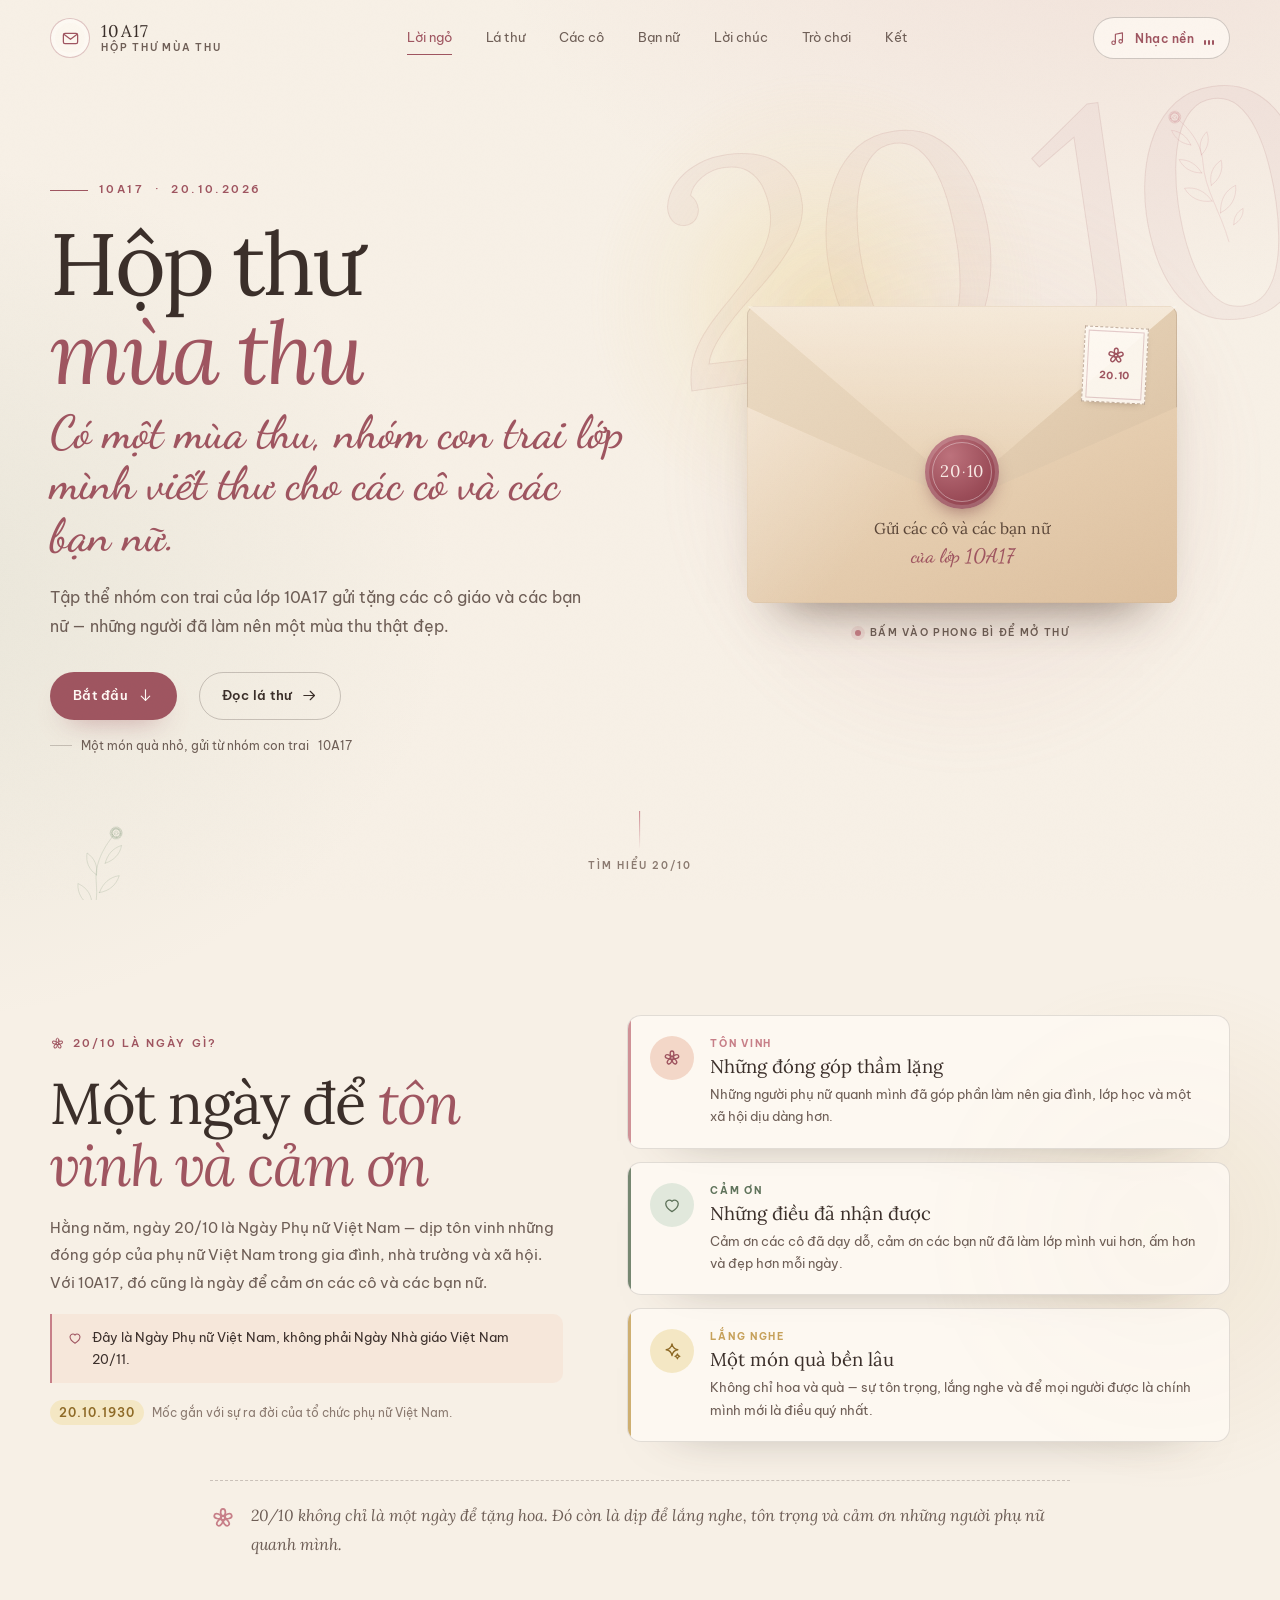
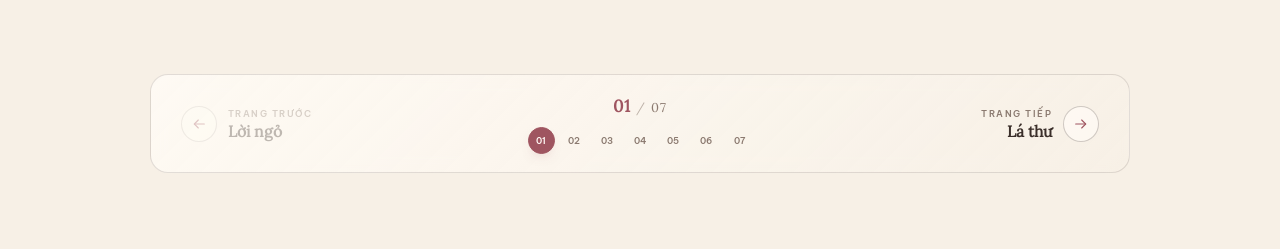
<file: index.html>
<!doctype html>
<html lang="vi">
  <head>
    <meta charset="UTF-8" />
    <meta name="viewport" content="width=device-width, initial-scale=1.0" />
    <title>Hộp thư mùa thu — 10A17 gửi các cô và các bạn nữ | 20.10.2026</title>
    <meta
      name="description"
      content="Hộp thư mùa thu của nhóm con trai lớp 10A17 gửi các cô giáo và các bạn nữ nhân Ngày Phụ nữ Việt Nam 20/10: lời ngỏ và ý nghĩa ngày 20/10, lá thư chung, cô chủ nhiệm, các cô bộ môn, lời chúc và mini game."
    />
    <meta name="theme-color" content="#f7f0e6" />
    <meta property="og:type" content="website" />
    <meta
      property="og:title"
      content="Hộp thư mùa thu — 10A17 gửi các cô và các bạn nữ"
    />
    <meta
      property="og:description"
      content="Một món quà nhỏ từ nhóm con trai lớp 10A17 nhân Ngày Phụ nữ Việt Nam 20.10: lá thư chung, lời chúc và mini game."
    />
    <meta property="og:image" content="assets/img/og-cover.png" />
    <meta property="og:image:width" content="1200" />
    <meta property="og:image:height" content="630" />
    <meta property="og:locale" content="vi_VN" />
    <meta name="twitter:card" content="summary_large_image" />
    <link rel="icon" href="assets/img/favicon.svg" type="image/svg+xml" />
    <script>
      document.documentElement.classList.add("js");
    </script>
    <link rel="stylesheet" href="assets/fonts/fonts.css" />
    <link rel="stylesheet" href="assets/css/styles.css" />
  </head>
  <body>
    <a class="skip-link" href="#main">Bỏ qua điều hướng</a>

    <svg class="svg-sprite" aria-hidden="true" focusable="false">
      <symbol id="i-envelope" viewBox="0 0 24 24">
        <rect x="3" y="5.5" width="18" height="13" rx="2"></rect>
        <path d="m4 7 8 6 8-6"></path>
      </symbol>
      <symbol id="i-note" viewBox="0 0 24 24">
        <path d="M9 18V6l10-2v12"></path>
        <circle cx="6.5" cy="18" r="2.5"></circle>
        <circle cx="16.5" cy="16" r="2.5"></circle>
      </symbol>
      <symbol id="i-play" viewBox="0 0 24 24">
        <path
          d="M8 5.5 19 12 8 18.5V5.5Z"
          fill="currentColor"
          stroke="none"
        ></path>
      </symbol>
      <symbol id="i-pause" viewBox="0 0 24 24">
        <path d="M8.5 5.5v13M15.5 5.5v13"></path>
      </symbol>
      <symbol id="i-arrow-right" viewBox="0 0 24 24">
        <path d="M4 12h15"></path>
        <path d="m13 6 6 6-6 6"></path>
      </symbol>
      <symbol id="i-arrow-down" viewBox="0 0 24 24">
        <path d="M12 4v15"></path>
        <path d="m6 13 6 6 6-6"></path>
      </symbol>
      <symbol id="i-arrow-up" viewBox="0 0 24 24">
        <path d="M12 19V5"></path>
        <path d="m6 11 6-6 6 6"></path>
      </symbol>
      <symbol id="i-close" viewBox="0 0 24 24">
        <path d="m6 6 12 12"></path>
        <path d="m18 6-12 12"></path>
      </symbol>
      <symbol id="i-share" viewBox="0 0 24 24">
        <circle cx="18" cy="5" r="2.5"></circle>
        <circle cx="6" cy="12" r="2.5"></circle>
        <circle cx="18" cy="19" r="2.5"></circle>
        <path d="m8.2 10.8 7.6-4.6"></path>
        <path d="m8.2 13.2 7.6 4.6"></path>
      </symbol>
      <symbol id="i-print" viewBox="0 0 24 24">
        <path d="M7 8V4h10v4"></path>
        <rect x="4" y="8" width="16" height="8" rx="2"></rect>
        <path d="M7 14h10v6H7z"></path>
        <path d="M7 17h10"></path>
      </symbol>
      <symbol id="i-heart" viewBox="0 0 24 24">
        <path
          d="M12 20s-7.5-4.4-7.5-9.7A4.3 4.3 0 0 1 12 7.6a4.3 4.3 0 0 1 7.5 2.7C19.5 15.6 12 20 12 20Z"
        ></path>
      </symbol>
      <symbol id="i-sun" viewBox="0 0 24 24">
        <circle cx="12" cy="12" r="3.5"></circle>
        <path
          d="M12 2.5v2M12 19.5v2M2.5 12h2M19.5 12h2M5.3 5.3l1.4 1.4M17.3 17.3l1.4 1.4M18.7 5.3l-1.4 1.4M6.7 17.3l-1.4 1.4"
        ></path>
      </symbol>
      <symbol id="i-moon" viewBox="0 0 24 24">
        <path d="M20 14.5A8.5 8.5 0 0 1 9.5 4 8.5 8.5 0 1 0 20 14.5Z"></path>
      </symbol>
      <symbol id="i-book" viewBox="0 0 24 24">
        <path
          d="M12 6.8C10.4 5.5 8.3 4.8 5.5 4.8c-.9 0-1.5.6-1.5 1.5v11.4c0 .9.6 1.5 1.5 1.5 2.8 0 4.9.7 6.5 2 1.6-1.3 3.7-2 6.5-2 .9 0 1.5-.6 1.5-1.5V6.3c0-.9-.6-1.5-1.5-1.5-2.8 0-4.9.7-6.5 2Z"
        ></path>
        <path d="M12 6.8v14.4"></path>
      </symbol>
      <symbol id="i-cup" viewBox="0 0 24 24">
        <path d="M5 8h11v7a4 4 0 0 1-4 4H9a4 4 0 0 1-4-4V8Z"></path>
        <path d="M16 9h2.2a2.8 2.8 0 0 1 0 5.6H16"></path>
        <path d="M8 5.5c0-1 1-1.5 1-2.5M12 5.5c0-1 1-1.5 1-2.5"></path>
      </symbol>
      <symbol id="i-flower" viewBox="0 0 24 24">
        <ellipse cx="12" cy="6.8" rx="2.2" ry="3.2"></ellipse>
        <ellipse
          cx="12"
          cy="6.8"
          rx="2.2"
          ry="3.2"
          transform="rotate(72 12 12)"
        ></ellipse>
        <ellipse
          cx="12"
          cy="6.8"
          rx="2.2"
          ry="3.2"
          transform="rotate(144 12 12)"
        ></ellipse>
        <ellipse
          cx="12"
          cy="6.8"
          rx="2.2"
          ry="3.2"
          transform="rotate(216 12 12)"
        ></ellipse>
        <ellipse
          cx="12"
          cy="6.8"
          rx="2.2"
          ry="3.2"
          transform="rotate(288 12 12)"
        ></ellipse>
        <circle cx="12" cy="12" r="1.8"></circle>
      </symbol>
      <symbol id="i-sparkle" viewBox="0 0 24 24">
        <path
          d="M12 3.5c.7 4.4 2.6 6.3 7 7-4.4.7-6.3 2.6-7 7-.7-4.4-2.6-6.3-7-7 4.4-.7 6.3-2.6 7-7Z"
        ></path>
        <path
          d="M18.5 15.5c.3 1.8 1.1 2.6 2.9 2.9-1.8.3-2.6 1.1-2.9 2.9-.3-1.8-1.1-2.6-2.9-2.9 1.8-.3 2.6-1.1 2.9-2.9Z"
        ></path>
      </symbol>
      <symbol id="i-math" viewBox="0 0 24 24">
        <circle cx="12" cy="5" r="1.4"></circle>
        <path d="m10.8 6.5-3.3 13"></path>
        <path d="m13.2 6.5 3.3 13"></path>
        <path d="M8.7 15.5h6.6"></path>
      </symbol>
      <symbol id="i-lit" viewBox="0 0 24 24">
        <path d="M20 4c-5 0-9.5 2-11.8 6.2C6.6 13 6.5 16 6.5 19.5"></path>
        <path d="M20 4c0 6-2 10.5-7 12.5-2 .8-4.2.8-6.5 3"></path>
        <path d="M11 9h6"></path>
        <path d="M9 13h5"></path>
      </symbol>
      <symbol id="i-english" viewBox="0 0 24 24">
        <circle cx="12" cy="12" r="8.5"></circle>
        <path d="M3.5 12h17"></path>
        <path
          d="M12 3.5c2.5 2.3 3.8 5.2 3.8 8.5S14.5 18.2 12 20.5c-2.5-2.3-3.8-5.2-3.8-8.5S9.5 5.8 12 3.5Z"
        ></path>
      </symbol>
      <symbol id="i-physics" viewBox="0 0 24 24">
        <circle cx="12" cy="12" r="1.5"></circle>
        <ellipse
          cx="12"
          cy="12"
          rx="9"
          ry="3.8"
          transform="rotate(45 12 12)"
        ></ellipse>
        <ellipse
          cx="12"
          cy="12"
          rx="9"
          ry="3.8"
          transform="rotate(-45 12 12)"
        ></ellipse>
        <ellipse cx="12" cy="12" rx="9" ry="3.8"></ellipse>
      </symbol>
      <symbol id="i-chem" viewBox="0 0 24 24">
        <path d="M9 3.5h6"></path>
        <path
          d="M10 3.5v5L5.8 17a2.4 2.4 0 0 0 2.1 3.5h8.2a2.4 2.4 0 0 0 2.1-3.5L14 8.5v-5"
        ></path>
        <path d="M7.5 14h9"></path>
      </symbol>
      <symbol id="i-bio" viewBox="0 0 24 24">
        <path d="M19.5 4.5c-8 0-13 3.5-13 9.5 0 2 1 4 1 4"></path>
        <path d="M19.5 4.5c0 8-3.5 13-9.5 13-1 0-2-.2-2.5-.5"></path>
        <path d="M7.5 18c2.5-4 5.5-6.5 9-8.5"></path>
      </symbol>
      <symbol id="i-history" viewBox="0 0 24 24">
        <path d="M7 4h10"></path>
        <path d="M7 20h10"></path>
        <path d="M8 4c0 4 8 4 8 8s-8 4-8 8"></path>
        <path d="M16 4c0 4-8 4-8 8s8 4 8 8"></path>
      </symbol>
      <symbol id="i-geo" viewBox="0 0 24 24">
        <path d="M12 21s7-5.5 7-11a7 7 0 1 0-14 0c0 5.5 7 11 7 11Z"></path>
        <circle cx="12" cy="10" r="2.5"></circle>
      </symbol>
      <symbol id="i-it" viewBox="0 0 24 24">
        <rect x="7" y="7" width="10" height="10" rx="2"></rect>
        <path
          d="M10 3v4M14 3v4M10 17v4M14 17v4M3 10h4M3 14h4M17 10h4M17 14h4"
        ></path>
      </symbol>
      <symbol id="i-wreath" viewBox="0 0 240 240">
        <path d="M62 60C38 92 40 138 62 170"></path>
        <path d="M178 60c24 32 22 78 0 110"></path>
        <path d="M56 84c-12-2-20-9-24-20 12 2 20 9 24 20Z"></path>
        <path d="M52 108c-13 0-23-5-29-15 13 0 23 5 29 15Z"></path>
        <path d="M54 134c-13 2-24-1-32-10 13-2 24 1 32 10Z"></path>
        <path d="M60 158c-12 5-24 4-33-3 12-5 24-4 33 3Z"></path>
        <path d="M184 84c12-2 20-9 24-20-12 2-20 9-24 20Z"></path>
        <path d="M188 108c13 0 23-5 29-15-13 0-23 5-29 15Z"></path>
        <path d="M186 134c13 2 24-1 32-10-13-2-24 1-32 10Z"></path>
        <path d="M180 158c12 5 24 4 33-3-12-5-24-4-33 3Z"></path>
        <circle cx="120" cy="24" r="4"></circle>
        <circle cx="120" cy="216" r="4"></circle>
      </symbol>
      <symbol id="i-botanical" viewBox="0 0 200 340">
        <path d="M103 332c-8-70 7-130-13-190C78 105 88 62 111 22"></path>
        <path d="M96 264c-27-2-47-18-55-45 26 2 45 17 55 45Z"></path>
        <path d="M104 232c26-6 43-24 47-50-25 6-41 23-47 50Z"></path>
        <path d="M92 198c-23-5-38-21-42-44 23 5 38 20 42 44Z"></path>
        <path d="M102 164c21-8 34-25 36-47-21 8-33 25-36 47Z"></path>
        <path d="M87 126c-19-8-30-23-31-44 19 8 30 23 31 44Z"></path>
        <path d="M101 96c18-10 28-26 28-47-18 10-27 26-28 47Z"></path>
        <path d="M78 300c-16-2-28-11-33-26 16 2 28 11 33 26Z"></path>
        <g>
          <ellipse cx="111" cy="24" rx="9" ry="14"></ellipse>
          <ellipse
            cx="111"
            cy="24"
            rx="9"
            ry="14"
            transform="rotate(72 111 24)"
          ></ellipse>
          <ellipse
            cx="111"
            cy="24"
            rx="9"
            ry="14"
            transform="rotate(144 111 24)"
          ></ellipse>
          <ellipse
            cx="111"
            cy="24"
            rx="9"
            ry="14"
            transform="rotate(216 111 24)"
          ></ellipse>
          <ellipse
            cx="111"
            cy="24"
            rx="9"
            ry="14"
            transform="rotate(288 111 24)"
          ></ellipse>
          <circle cx="111" cy="24" r="4.5"></circle>
        </g>
      </symbol>
    </svg>

    <div class="scroll-progress" aria-hidden="true">
      <span id="scroll-progress-bar"></span>
    </div>
    <div class="petals" id="petals" aria-hidden="true"></div>

    <header class="site-header" id="site-header">
      <div class="container header-inner">
        <a
          class="brand"
          href="#trang-loi-ngo"
          data-page-link="loi-ngo"
          aria-label="10A17 — về trang đầu"
        >
          <span class="brand__mark"
            ><svg class="icon" aria-hidden="true">
              <use href="#i-envelope"></use></svg
          ></span>
          <span class="brand__text">
            <span class="brand__class" data-class>10A17</span>
            <span class="brand__sub">Hộp thư mùa thu</span>
          </span>
        </a>

        <nav class="site-nav" aria-label="Điều hướng chính">
          <a
            href="#trang-loi-ngo"
            data-page-link="loi-ngo"
            aria-current="page"
            >Lời ngỏ</a
          >
          <a href="#trang-la-thu" data-page-link="la-thu">Lá thư</a>
          <a href="#trang-cac-co" data-page-link="cac-co">Các cô</a>
          <a href="#trang-cac-ban-nu" data-page-link="cac-ban-nu">Bạn nữ</a>
          <a href="#trang-loi-chuc" data-page-link="loi-chuc">Lời chúc</a>
          <a href="#trang-tro-choi" data-page-link="tro-choi">Trò chơi</a>
          <a href="#trang-ket" data-page-link="ket">Kết</a>
        </nav>

        <div class="header-actions">
          <button
            class="music-toggle"
            id="music-toggle"
            type="button"
            aria-pressed="false"
            aria-label="Bật nhạc nền"
            title="Bật / tắt nhạc nền"
          >
            <svg class="icon" aria-hidden="true">
              <use href="#i-note"></use>
            </svg>
            <span class="music-toggle__text">Nhạc nền</span>
            <span class="music-toggle__bars" aria-hidden="true"
              ><span></span><span></span><span></span
            ></span>
          </button>
        </div>
      </div>
    </header>

    <main id="main">
      <div
        class="page is-active"
        id="trang-loi-ngo"
        data-page="loi-ngo"
        role="region"
        tabindex="-1"
        aria-label="Trang Lời ngỏ"
      >
      <section class="hero" id="mo-thu" aria-labelledby="hero-title">
        <div class="hero__bg" aria-hidden="true">
          <span class="hero__year">20.10</span>
          <span class="hero__sun"></span>
          <svg class="botanical botanical--one">
            <use href="#i-botanical"></use>
          </svg>
          <svg class="botanical botanical--two">
            <use href="#i-botanical"></use>
          </svg>
        </div>

        <div class="container hero__inner">
          <div class="hero__copy">
            <p class="eyebrow">
              <span class="eyebrow__line"></span>
              <span data-class>10A17</span> · <span data-date>20.10.2026</span>
            </p>
            <h1 id="hero-title">Hộp thư <em>mùa thu</em></h1>
            <p class="hero__script">
              Có một mùa thu, nhóm con trai lớp mình viết thư cho các cô và các
              bạn nữ.
            </p>
            <p class="hero__desc">
              Tập thể nhóm con trai của lớp <span data-class>10A17</span> gửi
              tặng các cô giáo và các bạn nữ — những người đã làm nên một mùa
              thu thật đẹp.
            </p>
            <div class="hero__actions">
              <a class="btn btn--primary" href="#ngay-20-10"
                >Bắt đầu
                <svg class="icon" aria-hidden="true">
                  <use href="#i-arrow-down"></use></svg
              ></a>
              <a
                class="btn btn--ghost"
                href="#trang-la-thu"
                data-page-link="la-thu"
                >Đọc lá thư
                <svg class="icon" aria-hidden="true">
                  <use href="#i-arrow-right"></use></svg
              ></a>
              <span class="hero__note"
                >Một món quà nhỏ, gửi từ nhóm con trai
                <span data-class>10A17</span></span
              >
            </div>
          </div>

          <div class="hero__visual">
            <button
              class="envelope"
              id="envelope"
              type="button"
              aria-expanded="false"
              aria-controls="la-thu"
              aria-label="Mở lá thư gửi các cô và các bạn nữ"
            >
              <span class="envelope__body">
                <span class="envelope__letter">
                  <svg class="envelope__letter-flower icon" aria-hidden="true">
                    <use href="#i-flower"></use>
                  </svg>
                  <span class="envelope__letter-line"
                    >Gửi các cô và các bạn nữ,</span
                  >
                  <span class="envelope__letter-sub"
                    >một chút mùa thu từ nhóm con trai 10A17...</span
                  >
                </span>
                <span class="envelope__back"></span>
                <span class="envelope__front"></span>
                <span class="envelope__flap"></span>
                <span class="envelope__stamp">
                  <svg class="icon" aria-hidden="true">
                    <use href="#i-flower"></use>
                  </svg>
                  <b>20.10</b>
                </span>
                <span class="envelope__address"
                  >Gửi các cô và các bạn nữ<br /><span
                    >của lớp <span data-class>10A17</span></span
                  ></span
                >
                <span class="envelope__seal">20<span>·</span>10</span>
              </span>
            </button>
            <p class="envelope__hint" id="envelope-hint">
              Bấm vào phong bì để mở thư
            </p>
          </div>
        </div>

        <a
          class="hero__scroll"
          href="#ngay-20-10"
          aria-label="Tìm hiểu Ngày Phụ nữ Việt Nam 20/10"
          ><span></span> tìm hiểu 20/10</a
        >
      </section>

      <section class="section concept" id="ngay-20-10" aria-labelledby="concept-title">
        <div class="container concept__inner">
          <div class="concept__intro" data-reveal>
            <div class="section-label">
              <svg class="icon" aria-hidden="true">
                <use href="#i-flower"></use>
              </svg>
              20/10 là ngày gì?
            </div>
            <h2 id="concept-title">Một ngày để <em>tôn vinh và cảm ơn</em></h2>
            <p>
              Hằng năm, ngày 20/10 là Ngày Phụ nữ Việt Nam — dịp tôn vinh những
              đóng góp của phụ nữ Việt Nam trong gia đình, nhà trường và xã hội.
              Với <span data-class>10A17</span>, đó cũng là ngày để cảm ơn các cô
              và các bạn nữ.
            </p>
            <p class="concept__note">
              <svg class="icon" aria-hidden="true">
                <use href="#i-heart"></use>
              </svg>
              Đây là Ngày Phụ nữ Việt Nam, không phải Ngày Nhà giáo Việt Nam
              20/11.
            </p>
            <p class="concept__fact">
              <span>20.10.1930</span>
              Mốc gắn với sự ra đời của tổ chức phụ nữ Việt Nam.
            </p>
          </div>

          <div class="concept__cards">
            <article class="concept-card concept-card--rose" data-reveal>
              <span class="concept-card__icon" aria-hidden="true">
                <svg class="icon"><use href="#i-flower"></use></svg>
              </span>
              <div>
                <p class="concept-card__kicker">Tôn vinh</p>
                <h3>Những đóng góp thầm lặng</h3>
                <p>
                  Những người phụ nữ quanh mình đã góp phần làm nên gia đình,
                  lớp học và một xã hội dịu dàng hơn.
                </p>
              </div>
            </article>

            <article class="concept-card concept-card--sage" data-reveal style="--delay: 0.06s">
              <span class="concept-card__icon" aria-hidden="true">
                <svg class="icon"><use href="#i-heart"></use></svg>
              </span>
              <div>
                <p class="concept-card__kicker">Cảm ơn</p>
                <h3>Những điều đã nhận được</h3>
                <p>
                  Cảm ơn các cô đã dạy dỗ, cảm ơn các bạn nữ đã làm lớp mình vui
                  hơn, ấm hơn và đẹp hơn mỗi ngày.
                </p>
              </div>
            </article>

            <article class="concept-card concept-card--gold" data-reveal style="--delay: 0.12s">
              <span class="concept-card__icon" aria-hidden="true">
                <svg class="icon"><use href="#i-sparkle"></use></svg>
              </span>
              <div>
                <p class="concept-card__kicker">Lắng nghe</p>
                <h3>Một món quà bền lâu</h3>
                <p>
                  Không chỉ hoa và quà — sự tôn trọng, lắng nghe và để mọi người
                  được là chính mình mới là điều quý nhất.
                </p>
              </div>
            </article>
          </div>
        </div>

        <div class="container">
          <blockquote class="concept__quote" data-reveal>
            <svg class="icon" aria-hidden="true">
              <use href="#i-flower"></use>
            </svg>
            <p>
              20/10 không chỉ là một ngày để tặng hoa. Đó còn là dịp để lắng
              nghe, tôn trọng và cảm ơn những người phụ nữ quanh mình.
            </p>
          </blockquote>
        </div>
      </section>
      </div>

      <div
        class="page"
        id="trang-la-thu"
        data-page="la-thu"
        role="region"
        tabindex="-1"
        aria-label="Trang Lá thư và cô chủ nhiệm"
      >
      <section
        class="section letter-section"
        id="la-thu"
        aria-labelledby="letter-title"
      >
        <div class="container">
          <div class="section-head section-head--center" data-reveal>
            <div class="section-label">
              <svg class="icon" aria-hidden="true">
                <use href="#i-flower"></use>
              </svg>
              Lá thư chung
            </div>
            <h2 id="letter-title">Gửi các cô và <em>các bạn nữ</em></h2>
            <p>
              Một lá thư chung, không viết riêng cho ai — chỉ để nói rằng tất cả
              đều đáng được yêu thương.
            </p>
          </div>

          <article class="letter" data-reveal style="--delay: 0.08s">
            <span
              class="letter__tape letter__tape--left"
              aria-hidden="true"
            ></span>
            <span
              class="letter__tape letter__tape--right"
              aria-hidden="true"
            ></span>
            <div class="letter__stamp" aria-hidden="true">
              <span>20.10</span><small>2026</small>
            </div>

            <p class="letter__to">Gửi các cô và các bạn nữ của 10A17,</p>
            <p>
              20/10 là Ngày Phụ nữ Việt Nam — ngày dành cho các cô và các bạn
              nữ, không chỉ riêng một nghề hay một người. Nhóm con trai lớp mình
              muốn gửi đến mọi người một lời chúc thật chân thành.
            </p>
            <p>
              Cảm ơn các cô đã kiên nhẫn, dịu dàng và luôn tin lớp mình có thể
              làm tốt hơn. Cảm ơn các bạn nữ đã làm lớp mình vui hơn, ấm hơn và
              đẹp hơn mỗi ngày.
            </p>
            <p>
              Món quà này không lớn. Chỉ mong các cô và các bạn luôn khỏe, luôn
              được lắng nghe, được tôn trọng và được là chính mình. Chúc mọi
              người một ngày 20/10 thật đẹp.
            </p>

            <div class="letter__sign">
              <span>Ngày 20 tháng 10 năm 2026</span>
              <strong
                >Tập thể nhóm con trai lớp
                <span data-class>10A17</span></strong
              >
            </div>
            <span class="letter__seal" aria-hidden="true">10A17</span>
          </article>

          <p class="letter__caption" data-reveal>
            Một lá thư chung, gửi tất cả những người phụ nữ của 10A17.
          </p>
        </div>
      </section>

      <section
        class="section homeroom"
        id="co-chu-nhiem"
        aria-labelledby="homeroom-title"
      >
        <div class="container">
          <article class="homeroom__card" data-reveal>
            <div class="homeroom__aside">
              <div class="medallion">
                <svg class="medallion__wreath icon" aria-hidden="true">
                  <use href="#i-wreath"></use>
                </svg>
                <span class="medallion__monogram">CN</span>
                <span class="medallion__caption">Cô chủ nhiệm</span>
              </div>
              <p>Người giữ nhịp lớp mình</p>
            </div>

            <div class="homeroom__content">
              <div class="section-label">
                <svg class="icon" aria-hidden="true">
                  <use href="#i-heart"></use>
                </svg>
                Cô chủ nhiệm
              </div>
              <p class="homeroom__name">Cô Lưu Thị Tố Uyên</p>
              <h2 id="homeroom-title">Người giữ nhịp <em>lớp mình</em></h2>
              <p class="homeroom__lead">
                Cô Lưu Thị Tố Uyên là người biết lớp mình hôm nay có chuyện gì,
                bạn nào đang buồn, bạn nào cần một lời nhắc. Cô không chỉ dạy
                một môn học — cô còn giữ nhịp cho cả tập thể.
              </p>
              <p>
                Nhóm con trai lớp mình cảm ơn cô vì những lần ở lại sau giờ sinh
                hoạt, vì những câu “không sao đâu, làm lại nhé”, và vì đã tin
                lớp mình kể cả khi chúng em chưa tin chính mình.
              </p>

              <ul class="memory-list">
                <li>
                  <svg class="icon" aria-hidden="true">
                    <use href="#i-heart"></use>
                  </svg>
                  Những lời nhắc trước mỗi giờ sinh hoạt
                </li>
                <li>
                  <svg class="icon" aria-hidden="true">
                    <use href="#i-flower"></use>
                  </svg>
                  Những buổi chiều ở lại sau giờ học
                </li>
                <li>
                  <svg class="icon" aria-hidden="true">
                    <use href="#i-sun"></use>
                  </svg>
                  Câu nói: “Cô tin lớp mình làm được.”
                </li>
              </ul>

              <p class="homeroom__sign">
                —
                <span data-signature>Tập thể nhóm con trai lớp 10A17</span>
              </p>
            </div>
          </article>
        </div>
      </section>
      </div>

      <div
        class="page"
        id="trang-cac-co"
        data-page="cac-co"
        role="region"
        tabindex="-1"
        aria-label="Trang Các cô bộ môn"
      >
      <section
        class="section teachers"
        id="cac-co"
        aria-labelledby="teachers-title"
      >
        <div class="container">
          <div class="section-head section-head--center" data-reveal>
            <div class="section-label">
              <svg class="icon" aria-hidden="true">
                <use href="#i-envelope"></use>
              </svg>
              Các cô bộ môn
            </div>
            <h2 id="teachers-title">Một lời chung, <em>gửi các cô</em></h2>
            <p>
              Không viết riêng từng người — chỉ một lời cảm ơn chung, ấm áp, gửi
              đến các cô đã cùng lớp mình đi qua mùa thu này.
            </p>
          </div>

          <div class="teacher-grid" id="teacher-grid"></div>
          <noscript
            ><p class="noscript">
              Phần này cần JavaScript để hiển thị các thẻ môn học. Bạn vẫn có
              thể đọc lá thư chung ở trên.
            </p></noscript
          >

          <div class="teacher-more" data-reveal>
            <svg class="icon" aria-hidden="true">
              <use href="#i-flower"></use>
            </svg>
            <p>
              <strong>Một lời cảm ơn chung.</strong> Không chia theo từng người
              — chỉ mong các cô nhận được một chút ấm áp từ nhóm con trai
              <span data-class>10A17</span>.
            </p>
          </div>
        </div>
      </section>
      </div>

      <div
        class="page"
        id="trang-cac-ban-nu"
        data-page="cac-ban-nu"
        role="region"
        tabindex="-1"
        aria-label="Trang Gửi các bạn nữ"
      >
      <section
        class="section girls"
        id="cac-ban-nu"
        aria-labelledby="girls-title"
      >
        <div class="container">
          <article class="girls__card" data-reveal>
            <div class="girls__art" aria-hidden="true">
              <svg class="girls__flower icon"><use href="#i-flower"></use></svg>
              <span class="girls__year">10A17</span>
              <span class="girls__script">một nửa dịu dàng</span>
            </div>
            <div class="girls__content">
              <div class="section-label">
                <svg class="icon" aria-hidden="true">
                  <use href="#i-heart"></use>
                </svg>
                Gửi các bạn nữ
              </div>
              <h2 id="girls-title">Một nửa dịu dàng <em>của lớp mình</em></h2>
              <p>
                20/10 không chỉ dành cho các cô. Đây còn là ngày của những bạn
                nữ đã làm lớp mình vui hơn, ấm hơn và đẹp hơn mỗi ngày.
              </p>
              <ul class="girls__wishes">
                <li>Luôn tự tin</li>
                <li>Được là chính mình</li>
                <li>Thật nhiều niềm vui</li>
              </ul>
              <p class="girls__sign">
                —
                <span data-signature>Tập thể nhóm con trai lớp 10A17</span>
              </p>
            </div>
          </article>
        </div>
      </section>

      <section class="section selfcare" aria-labelledby="selfcare-title">
        <div class="container">
          <div class="selfcare__panel" data-reveal>
            <div class="selfcare__intro">
              <div class="section-label">
                <svg class="icon" aria-hidden="true">
                  <use href="#i-sparkle"></use>
                </svg>
                Gửi một nửa yêu thương
              </div>
              <h2 id="selfcare-title">
                Ngoài giờ học, <br /><em>là chính mình.</em>
              </h2>
              <p>
                20/10 là Ngày Phụ nữ Việt Nam — ngày của các cô và các bạn nữ.
                Nhóm con trai lớp mình mong mọi người được sống chậm lại một
                chút, thương mình nhiều hơn.
              </p>
            </div>

            <ul class="selfcare__list">
              <li>
                <svg class="icon" aria-hidden="true">
                  <use href="#i-sun"></use>
                </svg>
                <p>
                  Mong các cô và các bạn có những ngày không phải chạy theo bài
                  vở.
                </p>
              </li>
              <li>
                <svg class="icon" aria-hidden="true">
                  <use href="#i-moon"></use>
                </svg>
                <p>Mong mọi người ngủ đủ giấc và ăn đúng bữa.</p>
              </li>
              <li>
                <svg class="icon" aria-hidden="true">
                  <use href="#i-book"></use>
                </svg>
                <p>
                  Mong mỗi người giữ được những điều mình thích, ngoài giờ học.
                </p>
              </li>
              <li>
                <svg class="icon" aria-hidden="true">
                  <use href="#i-heart"></use>
                </svg>
                <p>
                  Mong các cô và các bạn luôn được yêu thương, như cách mọi
                  người yêu thương lớp mình.
                </p>
              </li>
            </ul>
          </div>
        </div>
      </section>
      </div>

      <div
        class="page"
        id="trang-loi-chuc"
        data-page="loi-chuc"
        role="region"
        tabindex="-1"
        aria-label="Trang Bức tường lời chúc"
      >
      <section
        class="section wishes"
        id="loi-chuc"
        aria-labelledby="wishes-title"
      >
        <div class="container">
          <div class="section-head section-head--center" data-reveal>
            <div class="section-label">
              <svg class="icon" aria-hidden="true">
                <use href="#i-sparkle"></use>
              </svg>
              Bức tường lời chúc
            </div>
            <h2 id="wishes-title">Những điều <em>nhỏ xíu</em></h2>
            <p>
              Nhóm con trai lớp mình gửi gắm ở đây, thay cho những lời đôi khi
              khó nói thành tiếng.
            </p>
          </div>

          <div class="wish-grid">
            <figure
              class="wish-note"
              data-reveal
              style="--rot: -1.6deg; --delay: 0s"
            >
              <blockquote>
                “Chúc các cô và các bạn nữ một ngày 20/10 thật nhẹ, thật vui và
                thật nhiều tiếng cười.”
              </blockquote>
              <figcaption>— Nhóm con trai 10A17</figcaption>
            </figure>
            <figure
              class="wish-note"
              data-reveal
              style="--rot: 1.2deg; --delay: 0.06s"
            >
              <blockquote>
                “Mong mọi người luôn được lắng nghe, được tôn trọng và được là
                chính mình.”
              </blockquote>
              <figcaption>— Nhóm con trai 10A17</figcaption>
            </figure>
            <figure
              class="wish-note"
              data-reveal
              style="--rot: -0.8deg; --delay: 0.12s"
            >
              <blockquote>
                “Cảm ơn các cô đã kiên nhẫn; cảm ơn các bạn nữ đã làm lớp mình
                dịu dàng hơn.”
              </blockquote>
              <figcaption>— Nhóm con trai 10A17</figcaption>
            </figure>
            <figure
              class="wish-note"
              data-reveal
              style="--rot: 1.6deg; --delay: 0s"
            >
              <blockquote>
                “Chúc mọi người ngủ đủ giấc, ăn đúng bữa và bớt mang bài về
                nhà.”
              </blockquote>
              <figcaption>— Nhóm con trai 10A17</figcaption>
            </figure>
            <figure
              class="wish-note"
              data-reveal
              style="--rot: -1.2deg; --delay: 0.06s"
            >
              <blockquote>
                “Mong mỗi ngày đến trường của các cô và các bạn đều có một chút
                nắng.”
              </blockquote>
              <figcaption>— Nhóm con trai 10A17</figcaption>
            </figure>
            <figure
              class="wish-note"
              data-reveal
              style="--rot: 0.9deg; --delay: 0.12s"
            >
              <blockquote>
                “20/10 vui vẻ! Nhóm con trai 10A17 luôn ở đây.”
              </blockquote>
              <figcaption>— Nhóm con trai 10A17</figcaption>
            </figure>
          </div>

          <p class="wishes__foot" data-reveal>
            Và còn rất nhiều điều chưa kịp viết — nhóm con trai lớp mình sẽ dành
            những lời đó cho những ngày sau.
          </p>
        </div>
      </section>
      </div>

      <div
        class="page"
        id="trang-tro-choi"
        data-page="tro-choi"
        role="region"
        tabindex="-1"
        aria-label="Trang Mini game 20/10"
      >
      <section
        class="section games"
        id="tro-choi"
        aria-labelledby="games-title"
      >
        <div class="container">
          <div class="section-head section-head--center" data-reveal>
            <div class="section-label">
              <svg class="icon" aria-hidden="true">
                <use href="#i-sparkle"></use>
              </svg>
              Mini game 20/10
            </div>
            <h2 id="games-title">Chơi một chút <em>nhé?</em></h2>
            <p>
              Bốn trò nhỏ để kéo dài niềm vui. Hoàn thành cả bốn, bạn sẽ nhận được
              một lời chúc từ nhóm con trai 10A17.
            </p>
          </div>

          <div class="games__progress" data-reveal>
            <div class="games__progress-copy">
              <span class="games__progress-label">Tiến trình</span>
              <strong id="games-progress-text">0/4 trò đã hoàn thành</strong>
            </div>
            <div
              class="games__bar"
              id="games-progress"
              role="progressbar"
              aria-valuemin="0"
              aria-valuemax="4"
              aria-valuenow="0"
              aria-label="Tiến trình mini game"
            >
              <span id="games-progress-bar"></span>
            </div>
            <div class="games__stamps" aria-hidden="true">
              <span class="games__stamp" data-stamp="quiz">01</span>
              <span class="games__stamp" data-stamp="memory">02</span>
              <span class="games__stamp" data-stamp="wish">03</span>
              <span class="games__stamp" data-stamp="photo">04</span>
            </div>
          </div>

          <div class="game-grid">
            <article
              class="game-card game-card--quiz"
              data-game="quiz"
              data-reveal
            >
              <div class="game-card__head">
                <span class="game-card__number">01</span>
                <div>
                  <p class="game-card__label">Trắc nghiệm</p>
                  <h3>Bạn hiểu 20/10 đến đâu?</h3>
                </div>
              </div>
              <p class="game-card__desc">
                Năm câu hỏi nhỏ về ngày 20/10 và lớp mình.
              </p>
              <div class="quiz">
                <div class="quiz__meta">
                  <span id="quiz-step">Câu 1/5</span>
                  <span id="quiz-score">0/5 đúng</span>
                </div>
                <p class="quiz__question" id="quiz-question" aria-live="polite">
                  Đang tải câu hỏi...
                </p>
                <div class="quiz__options" id="quiz-options"></div>
                <p
                  class="quiz__feedback"
                  id="quiz-feedback"
                  role="status"
                  aria-live="polite"
                ></p>
                <div class="quiz__actions">
                  <button
                    class="btn btn--small btn--primary"
                    id="quiz-next"
                    type="button"
                    hidden
                  >
                    Tiếp theo
                  </button>
                  <button
                    class="btn btn--small btn--ghost"
                    id="quiz-restart"
                    type="button"
                    hidden
                  >
                    Chơi lại
                  </button>
                </div>
              </div>
            </article>

            <article
              class="game-card game-card--memory"
              data-game="memory"
              data-reveal
            >
              <div class="game-card__head">
                <span class="game-card__number">02</span>
                <div>
                  <p class="game-card__label">Lật thẻ</p>
                  <h3>Ghép đôi lời chúc</h3>
                </div>
              </div>
              <p class="game-card__desc">
                Lật hai thẻ giống nhau để ghép thành một lời chúc.
              </p>
              <div
                class="memory"
                id="memory-grid"
                role="group"
                aria-label="Bàn chơi ghép đôi"
              ></div>
              <div class="game-card__meta">
                <span id="memory-moves">0 lượt lật</span>
                <span id="memory-pairs">0/6 cặp</span>
              </div>
              <p
                class="game-card__feedback"
                id="memory-feedback"
                role="status"
                aria-live="polite"
              ></p>
              <button
                class="btn btn--small btn--ghost game-card__replay"
                id="memory-restart"
                type="button"
              >
                Chơi lại
              </button>
            </article>

            <article
              class="game-card game-card--wish"
              data-game="wish"
              data-reveal
            >
              <div class="game-card__head">
                <span class="game-card__number">03</span>
                <div>
                  <p class="game-card__label">Rút thăm</p>
                  <h3>Một lời chúc cho bạn</h3>
                </div>
              </div>
              <p class="game-card__desc">
                Chọn một ô may mắn — biết đâu đó là lời bạn cần nghe hôm nay.
              </p>
              <div
                class="wish-draw"
                id="wish-draw"
                role="group"
                aria-label="Các ô rút lời chúc"
              ></div>
              <p
                class="wish-draw__result"
                id="wish-result"
                role="status"
                aria-live="polite"
              >
                Chọn một ô để nhận một lời chúc.
              </p>
              <button
                class="btn btn--small btn--ghost game-card__replay"
                id="wish-reset"
                type="button"
                hidden
              >
                Rút lại
              </button>
            </article>

            <article
              class="game-card game-card--photo"
              data-game="photo"
              data-reveal
            >
              <div class="game-card__head">
                <span class="game-card__number">04</span>
                <div>
                  <p class="game-card__label">Nhìn ảnh đoán tên</p>
                  <h3>Mười gương mặt thân quen</h3>
                </div>
              </div>
              <p class="game-card__desc">
                Mười tấm ảnh thời thơ ấu của các thành viên lớp mình — bạn nhận
                ra được bao nhiêu người?
              </p>

              <div class="photo-game">
                <div class="photo-game__stage">
                  <span class="photo-game__tape" aria-hidden="true"></span>
                  <div class="photo-game__frame" id="photo-frame">
                    <img
                      class="photo-game__image"
                      id="photo-image"
                      src="assets/img/guess/hoang-duong.jpg"
                      alt="Ảnh thời thơ ấu của một thành viên lớp 10A17"
                      decoding="async"
                    />
                    <span class="photo-game__badge">Kỷ niệm 10A17</span>
                    <span
                      class="photo-game__spark photo-game__spark--one"
                      aria-hidden="true"
                    ></span>
                    <span
                      class="photo-game__spark photo-game__spark--two"
                      aria-hidden="true"
                    ></span>
                  </div>
                </div>

                <div class="photo-game__panel">
                  <div class="photo-game__meta">
                    <span id="photo-step">Ảnh 1/10</span>
                    <span id="photo-score">0/10 đúng</span>
                  </div>
                  <p class="photo-game__question" id="photo-question">
                    Đây là ai?
                  </p>
                  <div
                    class="photo-game__options"
                    id="photo-options"
                    role="group"
                    aria-label="Chọn tên của người trong ảnh"
                  ></div>
                  <div
                    class="photo-game__dots"
                    id="photo-dots"
                    aria-hidden="true"
                  ></div>
                  <p
                    class="photo-game__feedback"
                    id="photo-feedback"
                    role="status"
                    aria-live="polite"
                  ></p>
                  <div class="photo-game__actions">
                    <button
                      class="btn btn--small btn--primary"
                      id="photo-next"
                      type="button"
                      hidden
                    >
                      Ảnh tiếp theo
                    </button>
                    <button
                      class="btn btn--small btn--ghost"
                      id="photo-restart"
                      type="button"
                      hidden
                    >
                      Chơi lại
                    </button>
                  </div>
                </div>
              </div>
            </article>
          </div>

          <div class="games__complete" id="games-complete" role="status" hidden>
            <svg class="icon" aria-hidden="true">
              <use href="#i-sparkle"></use>
            </svg>
            <p>
              <strong>Bạn đã hoàn thành cả 4 trò chơi!</strong> Chúc bạn một
              ngày 20/10 thật đẹp — và đừng quên gửi một lời chúc đến các cô và
              các bạn nữ nhé.
            </p>
          </div>
        </div>
      </section>
      </div>

      <div
        class="page"
        id="trang-ket"
        data-page="ket"
        role="region"
        tabindex="-1"
        aria-label="Trang Món quà và người thực hiện"
      >
      <section class="section gift" id="mon-qua" aria-labelledby="gift-title">
        <div class="container">
          <div class="gift__card" data-reveal>
            <div class="gift__copy">
              <div class="section-label">
                <svg class="icon" aria-hidden="true">
                  <use href="#i-note"></use>
                </svg>
                Món quà nhỏ
              </div>
              <h2 id="gift-title">
                Bật một bản nhạc, <br /><em>mở một lá thư.</em>
              </h2>
              <p>
                Bật nhạc nền, in lá thư, hoặc gửi trang này đến các cô và các
                bạn nữ. Nhạc chỉ phát khi bạn bấm play — để không làm ai giật
                mình.
              </p>
              <div class="gift__actions">
                <button
                  class="btn btn--primary"
                  id="print-letter"
                  type="button"
                >
                  <svg class="icon" aria-hidden="true">
                    <use href="#i-print"></use>
                  </svg>
                  In lá thư chung
                </button>
                <button class="btn btn--ghost" id="share-page" type="button">
                  <svg class="icon" aria-hidden="true">
                    <use href="#i-share"></use>
                  </svg>
                  Chia sẻ trang
                </button>
              </div>
              <p class="gift__note">
                Mẹo nhỏ: mở trên điện thoại rồi thêm vào màn hình chính để giữ
                lại như một tấm thiệp.
              </p>
            </div>

            <div class="player" id="player">
              <div class="player__art" aria-hidden="true">
                <svg class="icon"><use href="#i-flower"></use></svg>
              </div>
              <div class="player__info">
                <span class="player__label">Nhạc nền</span>
                <strong id="track-title">Greensleeves</strong>
                <span id="track-subtitle">English folk melody · piano</span>
              </div>
              <button
                class="player__btn"
                id="player-toggle"
                type="button"
                aria-label="Phát nhạc nền"
                aria-pressed="false"
              >
                <svg class="icon icon-play" aria-hidden="true">
                  <use href="#i-play"></use>
                </svg>
                <svg class="icon icon-pause" aria-hidden="true">
                  <use href="#i-pause"></use>
                </svg>
              </button>
              <p class="player__credit">
                Âm nhạc:
                <a
                  id="track-credit"
                  href="https://commons.wikimedia.org/wiki/File:Greensleeves_for_solo_piano.wav"
                  target="_blank"
                  rel="noopener"
                  >Greensleeves · CC BY-SA 4.0</a
                >
              </p>
            </div>
          </div>
        </div>
      </section>

      <section class="section creator" aria-labelledby="creator-title">
        <div class="container">
          <div class="creator__card" data-reveal>
            <div class="creator__copy">
              <div class="section-label">
                <svg class="icon" aria-hidden="true">
                  <use href="#i-note"></use>
                </svg>
                Người thực hiện
              </div>
              <h2 id="creator-title">
                Một chút công sức <em>của nhóm con trai</em>
              </h2>
              <p>
                Website là món quà của tập thể nhóm con trai lớp 10A17, được
                thực hiện bởi <strong>Mai Lê Tuấn Đạt</strong> — sinh ngày
                09/06/2008, quê ở Bỉm Sơn, Thanh Hóa.
              </p>
              <p class="creator__note">
                Cảm ơn mọi người đã ghé qua hộp thư nhỏ này.
              </p>
            </div>
            <div class="creator__profile">
              <span class="creator__monogram" aria-hidden="true">Đ</span>
              <p class="creator__role">Thành viên nhóm con trai 10A17</p>
              <p class="creator__name">Mai Lê Tuấn Đạt</p>
              <dl class="creator__facts">
                <div>
                  <dt>Ngày sinh</dt>
                  <dd>09/06/2008</dd>
                </div>
                <div>
                  <dt>Quê quán</dt>
                  <dd>Bỉm Sơn, Thanh Hóa</dd>
                </div>
              </dl>
            </div>
          </div>
        </div>
      </section>
      </div>

      <nav class="page-controls" id="page-controls" aria-label="Chuyển trang">
        <button
          class="page-controls__nav page-controls__nav--prev"
          id="page-prev"
          type="button"
        >
          <span class="page-controls__arrow" aria-hidden="true">
            <svg class="icon"><use href="#i-arrow-right"></use></svg>
          </span>
          <span class="page-controls__copy">
            <small>Trang trước</small>
            <strong id="page-prev-label">Lời ngỏ</strong>
          </span>
        </button>

        <div class="page-controls__center">
          <p class="page-controls__count" aria-hidden="true">
            <span id="page-current">01</span>
            <span class="page-controls__slash">/</span>
            <span id="page-total">07</span>
          </p>
          <div
            class="page-controls__dots"
            id="page-dots"
            aria-label="Danh sách trang"
          ></div>
        </div>

        <button
          class="page-controls__nav page-controls__nav--next"
          id="page-next"
          type="button"
        >
          <span class="page-controls__copy">
            <small>Trang tiếp</small>
            <strong id="page-next-label">Lá thư</strong>
          </span>
          <span class="page-controls__arrow" aria-hidden="true">
            <svg class="icon"><use href="#i-arrow-right"></use></svg>
          </span>
        </button>
      </nav>
      <p class="page-announcer" id="page-announcer" role="status" aria-live="polite"></p>
    </main>

    <footer class="site-footer" id="site-footer" data-page-footer="ket">
      <div class="container">
        <svg class="footer__flower icon" aria-hidden="true">
          <use href="#i-flower"></use>
        </svg>
        <p class="footer__class" data-class>10A17</p>
        <p class="footer__line">
          Gửi từ nhóm con trai lớp <span data-class>10A17</span> — ngày 20 tháng
          10 năm 2026
        </p>
        <p class="footer__note">
          Làm bằng một chút hoa, một chút nắng và rất nhiều lời cảm ơn.
        </p>
        <p class="footer__maker">
          Thực hiện: Mai Lê Tuấn Đạt · Tập thể nhóm con trai của lớp 10A17
        </p>
        <p class="footer__credit">
          Nhạc nền:
          <a
            href="https://commons.wikimedia.org/wiki/File:Greensleeves_for_solo_piano.wav"
            target="_blank"
            rel="noopener"
            >Greensleeves</a
          >
          · biểu diễn ẩn danh, thu âm Dieter Leckschat ·
          <a
            href="https://creativecommons.org/licenses/by-sa/4.0/"
            target="_blank"
            rel="noopener"
            >CC BY-SA 4.0</a
          >
        </p>
        <a
          class="footer__top"
          href="#trang-loi-ngo"
          data-page-link="loi-ngo"
          >Về trang đầu
          <svg class="icon" aria-hidden="true">
            <use href="#i-arrow-up"></use></svg
        ></a>
      </div>
    </footer>

    <div class="page-transition" id="page-transition" aria-hidden="true">
      <div class="page-transition__wash"></div>
      <span class="page-transition__petal page-transition__petal--1"></span>
      <span class="page-transition__petal page-transition__petal--2"></span>
      <span class="page-transition__petal page-transition__petal--3"></span>
      <span class="page-transition__petal page-transition__petal--4"></span>
      <div class="page-transition__mark">
        <svg class="page-transition__flower icon" aria-hidden="true">
          <use href="#i-flower"></use>
        </svg>
        <span class="page-transition__class" data-class>10A17</span>
        <span class="page-transition__label" id="page-transition-label"
          >Lời ngỏ</span
        >
      </div>
    </div>

    <div class="toast" id="toast" role="status" aria-live="polite"></div>

    <audio
      id="bg-music"
      src="assets/audio/greensleeves.mp3"
      loop
      preload="none"
    ></audio>

    <script src="assets/js/data.js" defer></script>
    <script src="assets/js/app.js" defer></script>
  </body>
</html>
</file>
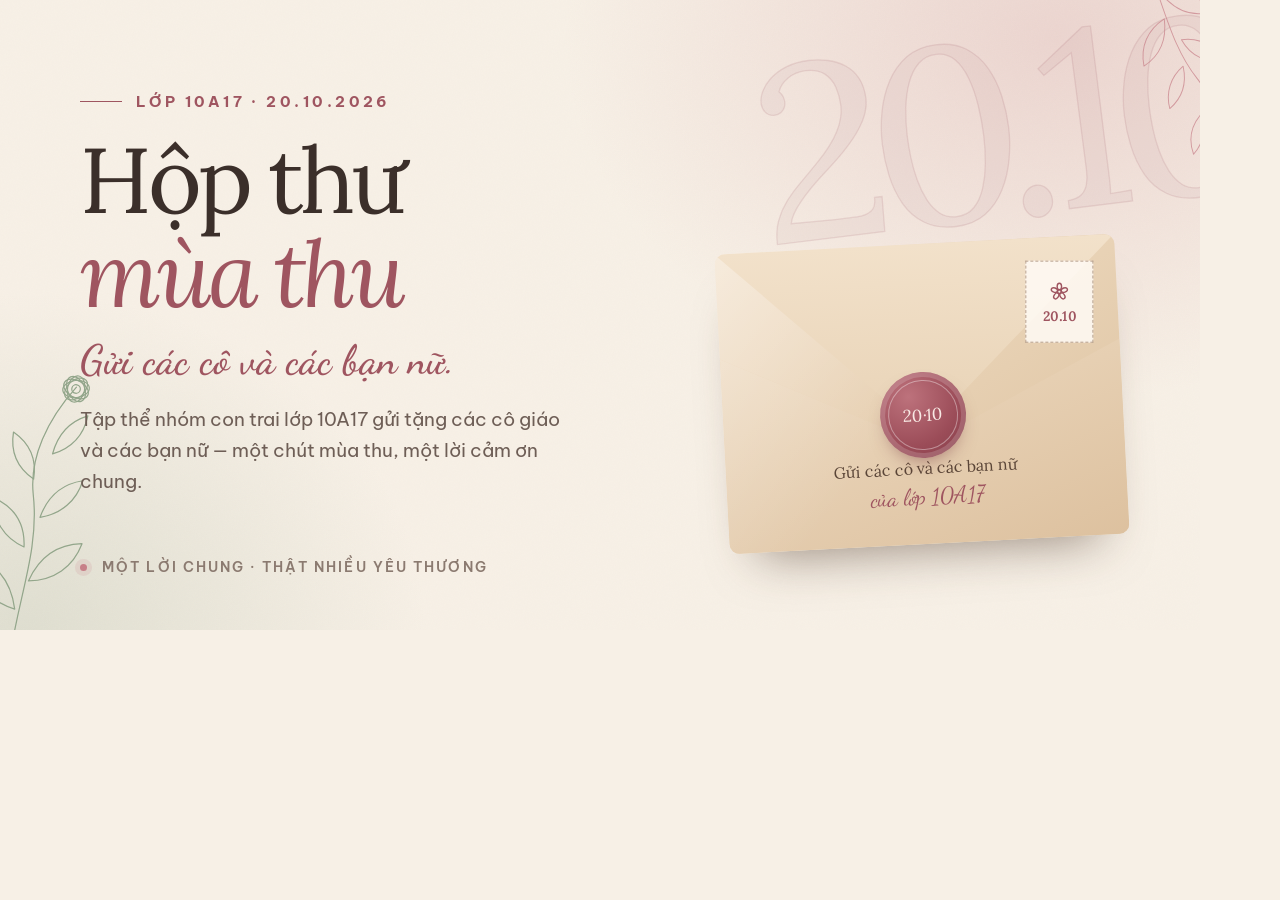
<file: og.html>
<!DOCTYPE html>
<html lang="vi">
<head>
  <meta charset="UTF-8">
  <meta name="viewport" content="width=device-width, initial-scale=1.0">
  <meta name="robots" content="noindex">
  <title>OG cover — Hộp thư mùa thu</title>
  <link rel="stylesheet" href="assets/fonts/fonts.css">
  <style>
    * { box-sizing: border-box; }
    html, body { margin: 0; padding: 0; }
    body {
      width: 1200px;
      height: 630px;
      overflow: hidden;
      font-family: "Be Vietnam Pro", "Segoe UI", sans-serif;
      color: #3b2f2a;
      background: #f7f0e6;
    }
    .og {
      position: relative;
      width: 1200px;
      height: 630px;
      overflow: hidden;
      background:
        radial-gradient(760px 560px at 88% 6%, rgba(199, 127, 136, .24), transparent 65%),
        radial-gradient(620px 520px at 2% 100%, rgba(147, 166, 139, .24), transparent 65%),
        #f7f0e6;
    }
    .og::before {
      content: "";
      position: absolute;
      inset: 0;
      opacity: .055;
      background-image: url("data:image/svg+xml,%3Csvg xmlns='http://www.w3.org/2000/svg' width='160' height='160'%3E%3Cfilter id='n'%3E%3CfeTurbulence type='fractalNoise' baseFrequency='.82' numOctaves='3' stitchTiles='stitch'/%3E%3C/filter%3E%3Crect width='100%25' height='100%25' filter='url(%23n)' opacity='.42'/%3E%3C/svg%3E");
      mix-blend-mode: multiply;
    }
    .og__frame {
      position: absolute;
      inset: 26px;
      border: 1px solid rgba(59, 47, 42, .14);
      pointer-events: none;
    }
    .og__copy {
      position: absolute;
      left: 80px;
      top: 92px;
      width: 650px;
      z-index: 3;
    }
    .og__eyebrow {
      display: flex;
      align-items: center;
      gap: 14px;
      margin: 0;
      font-size: 15px;
      font-weight: 700;
      letter-spacing: .23em;
      text-transform: uppercase;
      color: #9f5560;
    }
    .og__eyebrow::before {
      content: "";
      width: 42px;
      height: 1px;
      background: currentColor;
    }
    .og h1 {
      margin: 22px 0 0;
      font-family: "Lora", Georgia, serif;
      font-size: 92px;
      font-weight: 400;
      line-height: 1.02;
      letter-spacing: -.045em;
    }
    .og h1 em {
      display: block;
      font-style: italic;
      color: #9f5560;
    }
    .og__script {
      margin: 16px 0 0;
      font-family: "Dancing Script", cursive;
      font-size: 41px;
      font-weight: 600;
      line-height: 1.1;
      color: #9f5560;
    }
    .og__desc {
      max-width: 500px;
      margin: 22px 0 0;
      font-size: 19px;
      line-height: 1.65;
      color: #6e5e56;
    }
    .og__bottom {
      position: absolute;
      left: 80px;
      bottom: 54px;
      display: flex;
      align-items: center;
      gap: 15px;
      font-size: 14px;
      font-weight: 600;
      letter-spacing: .15em;
      text-transform: uppercase;
      color: #8b7a70;
      z-index: 3;
    }
    .og__bottom span {
      width: 7px;
      height: 7px;
      border-radius: 50%;
      background: #c77f88;
      box-shadow: 0 0 0 5px rgba(199, 127, 136, .16);
    }
    .og__year {
      position: absolute;
      right: -46px;
      top: 26px;
      font-family: "Lora", Georgia, serif;
      font-size: 250px;
      line-height: .8;
      letter-spacing: -.08em;
      color: rgba(159, 85, 96, .06);
      -webkit-text-stroke: 1.3px rgba(159, 85, 96, .14);
      transform: rotate(-7deg);
      user-select: none;
    }
    .og__visual {
      position: absolute;
      right: 78px;
      bottom: 86px;
      width: 400px;
      height: 300px;
      z-index: 2;
      transform: rotate(-3deg);
    }
    .env {
      position: absolute;
      inset: 0;
      border-radius: 10px;
      background: linear-gradient(150deg, #f2e0c9 0%, #e6cfb1 55%, #dbc09e 100%);
      box-shadow: 0 32px 50px -30px rgba(70, 48, 32, .55);
    }
    .env::before {
      content: "";
      position: absolute;
      inset: 0;
      border-radius: 10px;
      background: linear-gradient(135deg, rgba(255,255,255,.36), transparent 48%);
    }
    .env__front {
      position: absolute;
      inset: 0;
      border-radius: 0 0 10px 10px;
      background: linear-gradient(160deg, #f4e4cf 0%, #e8d2b6 50%, #ddc19f 100%);
      clip-path: polygon(0 35%, 50% 67%, 100% 35%, 100% 100%, 0 100%);
    }
    .env__front::before {
      content: "";
      position: absolute;
      inset: 0;
      background: linear-gradient(130deg, rgba(255,255,255,.3), transparent 50%);
      clip-path: inherit;
    }
    .env__flap {
      position: absolute;
      inset: 0;
      border-radius: 10px 10px 0 0;
      background: linear-gradient(180deg, #f2e1ca, #e2caaa);
      clip-path: polygon(0 0, 100% 0, 50% 63%);
    }
    .env__stamp {
      position: absolute;
      top: 24px;
      right: 24px;
      width: 68px;
      height: 82px;
      border: 1.5px dashed rgba(120, 83, 56, .5);
      background: rgba(255, 251, 245, .86);
      display: flex;
      flex-direction: column;
      align-items: center;
      justify-content: center;
      gap: 4px;
      color: #9f5560;
      transform: rotate(3deg);
    }
    .env__stamp b {
      font-family: "Lora", Georgia, serif;
      font-size: 13px;
      letter-spacing: .04em;
    }
    .env__stamp svg { width: 24px; height: 24px; }
    .env__address {
      position: absolute;
      left: 0;
      right: 0;
      bottom: 30px;
      text-align: center;
      font-family: "Lora", Georgia, serif;
      font-size: 16px;
      line-height: 1.5;
      color: #5b4638;
    }
    .env__address em {
      display: block;
      font-family: "Dancing Script", cursive;
      font-size: 23px;
      font-style: normal;
      color: #9f5560;
    }
    .seal {
      position: absolute;
      left: 50%;
      top: 57%;
      width: 86px;
      height: 86px;
      border-radius: 50%;
      background: radial-gradient(circle at 34% 28%, #bd727c, #9b4c58 60%, #833d48);
      color: #f8e9e4;
      display: grid;
      place-items: center;
      font-family: "Lora", Georgia, serif;
      font-size: 17px;
      transform: translate(-50%, -50%);
      box-shadow: 0 10px 18px -8px rgba(110, 45, 56, .5), inset 0 0 0 5px rgba(255,255,255,.16);
    }
    .seal::before {
      content: "";
      position: absolute;
      inset: 8px;
      border: 1px solid rgba(255,255,255,.38);
      border-radius: 50%;
    }
    .sprig {
      position: absolute;
      left: -58px;
      bottom: -54px;
      width: 190px;
      color: #93a68b;
      transform: rotate(12deg);
    }
    .sprig--two {
      left: auto;
      right: -58px;
      top: -66px;
      bottom: auto;
      width: 150px;
      color: #c77f88;
      transform: rotate(160deg);
      opacity: .7;
    }
  </style>
</head>
<body>
  <div class="og" id="og-card">
    <span class="og__year">20.10</span>

    <div class="og__copy">
      <p class="og__eyebrow">Lớp 10A17 · 20.10.2026</p>
      <h1>Hộp thư <em>mùa thu</em></h1>
      <p class="og__script">Gửi các cô và các bạn nữ.</p>
      <p class="og__desc">Tập thể nhóm con trai lớp 10A17 gửi tặng các cô giáo và các bạn nữ — một chút mùa thu, một lời cảm ơn chung.</p>
    </div>

    <div class="og__visual">
      <div class="env">
        <div class="env__flap"></div>
        <div class="env__front"></div>
        <div class="env__stamp">
          <svg viewBox="0 0 24 24" fill="none" stroke="currentColor" stroke-width="1.4" stroke-linecap="round" stroke-linejoin="round" aria-hidden="true">
            <ellipse cx="12" cy="6.8" rx="2.2" ry="3.2"></ellipse>
            <ellipse cx="12" cy="6.8" rx="2.2" ry="3.2" transform="rotate(72 12 12)"></ellipse>
            <ellipse cx="12" cy="6.8" rx="2.2" ry="3.2" transform="rotate(144 12 12)"></ellipse>
            <ellipse cx="12" cy="6.8" rx="2.2" ry="3.2" transform="rotate(216 12 12)"></ellipse>
            <ellipse cx="12" cy="6.8" rx="2.2" ry="3.2" transform="rotate(288 12 12)"></ellipse>
            <circle cx="12" cy="12" r="1.8"></circle>
          </svg>
          <b>20.10</b>
        </div>
        <div class="env__address">Gửi các cô và các bạn nữ<em>của lớp 10A17</em></div>
        <div class="seal">20·10</div>
      </div>
    </div>

    <div class="og__bottom"><span></span> Một lời chung · Thật nhiều yêu thương</div>

    <svg class="sprig" viewBox="0 0 200 340" fill="none" stroke="currentColor" stroke-width="1.3" stroke-linecap="round" stroke-linejoin="round" aria-hidden="true">
      <path d="M103 332c-8-70 7-130-13-190C78 105 88 62 111 22"></path>
      <path d="M96 264c-27-2-47-18-55-45 26 2 45 17 55 45Z"></path>
      <path d="M104 232c26-6 43-24 47-50-25 6-41 23-47 50Z"></path>
      <path d="M92 198c-23-5-38-21-42-44 23 5 38 20 42 44Z"></path>
      <path d="M102 164c21-8 34-25 36-47-21 8-33 25-36 47Z"></path>
      <path d="M87 126c-19-8-30-23-31-44 19 8 30 23 31 44Z"></path>
      <path d="M101 96c18-10 28-26 28-47-18 10-27 26-28 47Z"></path>
      <g>
        <ellipse cx="111" cy="24" rx="9" ry="14"></ellipse>
        <ellipse cx="111" cy="24" rx="9" ry="14" transform="rotate(72 111 24)"></ellipse>
        <ellipse cx="111" cy="24" rx="9" ry="14" transform="rotate(144 111 24)"></ellipse>
        <ellipse cx="111" cy="24" rx="9" ry="14" transform="rotate(216 111 24)"></ellipse>
        <ellipse cx="111" cy="24" rx="9" ry="14" transform="rotate(288 111 24)"></ellipse>
        <circle cx="111" cy="24" r="4.5"></circle>
      </g>
    </svg>
    <svg class="sprig sprig--two" viewBox="0 0 200 340" fill="none" stroke="currentColor" stroke-width="1.3" stroke-linecap="round" stroke-linejoin="round" aria-hidden="true">
      <path d="M103 332c-8-70 7-130-13-190C78 105 88 62 111 22"></path>
      <path d="M96 264c-27-2-47-18-55-45 26 2 45 17 55 45Z"></path>
      <path d="M104 232c26-6 43-24 47-50-25 6-41 23-47 50Z"></path>
      <path d="M92 198c-23-5-38-21-42-44 23 5 38 20 42 44Z"></path>
      <path d="M102 164c21-8 34-25 36-47-21 8-33 25-36 47Z"></path>
      <path d="M87 126c-19-8-30-23-31-44 19 8 30 23 31 44Z"></path>
      <path d="M101 96c18-10 28-26 28-47-18 10-27 26-28 47Z"></path>
      <g>
        <ellipse cx="111" cy="24" rx="9" ry="14"></ellipse>
        <ellipse cx="111" cy="24" rx="9" ry="14" transform="rotate(72 111 24)"></ellipse>
        <ellipse cx="111" cy="24" rx="9" ry="14" transform="rotate(144 111 24)"></ellipse>
        <ellipse cx="111" cy="24" rx="9" ry="14" transform="rotate(216 111 24)"></ellipse>
        <ellipse cx="111" cy="24" rx="9" ry="14" transform="rotate(288 111 24)"></ellipse>
        <circle cx="111" cy="24" r="4.5"></circle>
      </g>
    </svg>
  </div>
</body>
</html>
</file>
<file: assets/fonts/fonts.css>
/* ==========================================================================
   Fonts — bản địa, hỗ trợ tiếng Việt
   ========================================================================== */

/* Be Vietnam Pro */
@font-face {
  font-family: "Be Vietnam Pro";
  font-style: normal;
  font-weight: 400;
  font-display: swap;
  src: url("./be-vietnam-pro-400-normal-vietnamese.woff2") format("woff2");
  unicode-range: U+0102-0103, U+0110-0111, U+0128-0129, U+0168-0169, U+01A0-01A1, U+01AF-01B0, U+0300-0301, U+0303-0304, U+0308-0309, U+0323, U+0329, U+1EA0-1EF9, U+20AB;
}
@font-face {
  font-family: "Be Vietnam Pro";
  font-style: normal;
  font-weight: 400;
  font-display: swap;
  src: url("./be-vietnam-pro-400-normal-latin-ext.woff2") format("woff2");
  unicode-range: U+0100-02BA, U+02BD-02C5, U+02C7-02CC, U+02CE-02D7, U+02DD-02FF, U+0304, U+0308, U+0329, U+1D00-1DBF, U+1E00-1E9F, U+1EF2-1EFF, U+2020, U+20A0-20AB, U+20AD-20C4, U+2113, U+2C60-2C7F, U+A720-A7FF;
}
@font-face {
  font-family: "Be Vietnam Pro";
  font-style: normal;
  font-weight: 400;
  font-display: swap;
  src: url("./be-vietnam-pro-400-normal-latin.woff2") format("woff2");
  unicode-range: U+0000-00FF, U+0131, U+0152-0153, U+02BB-02BC, U+02C6, U+02DA, U+02DC, U+0304, U+0308, U+0329, U+2000-206F, U+20AC, U+2122, U+2191, U+2193, U+2212, U+2215, U+FEFF, U+FFFD;
}
@font-face {
  font-family: "Be Vietnam Pro";
  font-style: normal;
  font-weight: 500;
  font-display: swap;
  src: url("./be-vietnam-pro-500-normal-vietnamese.woff2") format("woff2");
  unicode-range: U+0102-0103, U+0110-0111, U+0128-0129, U+0168-0169, U+01A0-01A1, U+01AF-01B0, U+0300-0301, U+0303-0304, U+0308-0309, U+0323, U+0329, U+1EA0-1EF9, U+20AB;
}
@font-face {
  font-family: "Be Vietnam Pro";
  font-style: normal;
  font-weight: 500;
  font-display: swap;
  src: url("./be-vietnam-pro-500-normal-latin-ext.woff2") format("woff2");
  unicode-range: U+0100-02BA, U+02BD-02C5, U+02C7-02CC, U+02CE-02D7, U+02DD-02FF, U+0304, U+0308, U+0329, U+1D00-1DBF, U+1E00-1E9F, U+1EF2-1EFF, U+2020, U+20A0-20AB, U+20AD-20C4, U+2113, U+2C60-2C7F, U+A720-A7FF;
}
@font-face {
  font-family: "Be Vietnam Pro";
  font-style: normal;
  font-weight: 500;
  font-display: swap;
  src: url("./be-vietnam-pro-500-normal-latin.woff2") format("woff2");
  unicode-range: U+0000-00FF, U+0131, U+0152-0153, U+02BB-02BC, U+02C6, U+02DA, U+02DC, U+0304, U+0308, U+0329, U+2000-206F, U+20AC, U+2122, U+2191, U+2193, U+2212, U+2215, U+FEFF, U+FFFD;
}
@font-face {
  font-family: "Be Vietnam Pro";
  font-style: normal;
  font-weight: 600;
  font-display: swap;
  src: url("./be-vietnam-pro-600-normal-vietnamese.woff2") format("woff2");
  unicode-range: U+0102-0103, U+0110-0111, U+0128-0129, U+0168-0169, U+01A0-01A1, U+01AF-01B0, U+0300-0301, U+0303-0304, U+0308-0309, U+0323, U+0329, U+1EA0-1EF9, U+20AB;
}
@font-face {
  font-family: "Be Vietnam Pro";
  font-style: normal;
  font-weight: 600;
  font-display: swap;
  src: url("./be-vietnam-pro-600-normal-latin-ext.woff2") format("woff2");
  unicode-range: U+0100-02BA, U+02BD-02C5, U+02C7-02CC, U+02CE-02D7, U+02DD-02FF, U+0304, U+0308, U+0329, U+1D00-1DBF, U+1E00-1E9F, U+1EF2-1EFF, U+2020, U+20A0-20AB, U+20AD-20C4, U+2113, U+2C60-2C7F, U+A720-A7FF;
}
@font-face {
  font-family: "Be Vietnam Pro";
  font-style: normal;
  font-weight: 600;
  font-display: swap;
  src: url("./be-vietnam-pro-600-normal-latin.woff2") format("woff2");
  unicode-range: U+0000-00FF, U+0131, U+0152-0153, U+02BB-02BC, U+02C6, U+02DA, U+02DC, U+0304, U+0308, U+0329, U+2000-206F, U+20AC, U+2122, U+2191, U+2193, U+2212, U+2215, U+FEFF, U+FFFD;
}
@font-face {
  font-family: "Be Vietnam Pro";
  font-style: normal;
  font-weight: 700;
  font-display: swap;
  src: url("./be-vietnam-pro-700-normal-vietnamese.woff2") format("woff2");
  unicode-range: U+0102-0103, U+0110-0111, U+0128-0129, U+0168-0169, U+01A0-01A1, U+01AF-01B0, U+0300-0301, U+0303-0304, U+0308-0309, U+0323, U+0329, U+1EA0-1EF9, U+20AB;
}
@font-face {
  font-family: "Be Vietnam Pro";
  font-style: normal;
  font-weight: 700;
  font-display: swap;
  src: url("./be-vietnam-pro-700-normal-latin-ext.woff2") format("woff2");
  unicode-range: U+0100-02BA, U+02BD-02C5, U+02C7-02CC, U+02CE-02D7, U+02DD-02FF, U+0304, U+0308, U+0329, U+1D00-1DBF, U+1E00-1E9F, U+1EF2-1EFF, U+2020, U+20A0-20AB, U+20AD-20C4, U+2113, U+2C60-2C7F, U+A720-A7FF;
}
@font-face {
  font-family: "Be Vietnam Pro";
  font-style: normal;
  font-weight: 700;
  font-display: swap;
  src: url("./be-vietnam-pro-700-normal-latin.woff2") format("woff2");
  unicode-range: U+0000-00FF, U+0131, U+0152-0153, U+02BB-02BC, U+02C6, U+02DA, U+02DC, U+0304, U+0308, U+0329, U+2000-206F, U+20AC, U+2122, U+2191, U+2193, U+2212, U+2215, U+FEFF, U+FFFD;
}

/* Lora — normal */
@font-face {
  font-family: "Lora";
  font-style: normal;
  font-weight: 400;
  font-display: swap;
  src: url("./lora-400-normal-vietnamese.woff2") format("woff2");
  unicode-range: U+0102-0103, U+0110-0111, U+0128-0129, U+0168-0169, U+01A0-01A1, U+01AF-01B0, U+0300-0301, U+0303-0304, U+0308-0309, U+0323, U+0329, U+1EA0-1EF9, U+20AB;
}
@font-face {
  font-family: "Lora";
  font-style: normal;
  font-weight: 400;
  font-display: swap;
  src: url("./lora-400-normal-latin-ext.woff2") format("woff2");
  unicode-range: U+0100-02BA, U+02BD-02C5, U+02C7-02CC, U+02CE-02D7, U+02DD-02FF, U+0304, U+0308, U+0329, U+1D00-1DBF, U+1E00-1E9F, U+1EF2-1EFF, U+2020, U+20A0-20AB, U+20AD-20C4, U+2113, U+2C60-2C7F, U+A720-A7FF;
}
@font-face {
  font-family: "Lora";
  font-style: normal;
  font-weight: 400;
  font-display: swap;
  src: url("./lora-400-normal-latin.woff2") format("woff2");
  unicode-range: U+0000-00FF, U+0131, U+0152-0153, U+02BB-02BC, U+02C6, U+02DA, U+02DC, U+0304, U+0308, U+0329, U+2000-206F, U+20AC, U+2122, U+2191, U+2193, U+2212, U+2215, U+FEFF, U+FFFD;
}

/* Lora — italic */
@font-face {
  font-family: "Lora";
  font-style: italic;
  font-weight: 400;
  font-display: swap;
  src: url("./lora-400-italic-vietnamese.woff2") format("woff2");
  unicode-range: U+0102-0103, U+0110-0111, U+0128-0129, U+0168-0169, U+01A0-01A1, U+01AF-01B0, U+0300-0301, U+0303-0304, U+0308-0309, U+0323, U+0329, U+1EA0-1EF9, U+20AB;
}
@font-face {
  font-family: "Lora";
  font-style: italic;
  font-weight: 400;
  font-display: swap;
  src: url("./lora-400-italic-latin-ext.woff2") format("woff2");
  unicode-range: U+0100-02BA, U+02BD-02C5, U+02C7-02CC, U+02CE-02D7, U+02DD-02FF, U+0304, U+0308, U+0329, U+1D00-1DBF, U+1E00-1E9F, U+1EF2-1EFF, U+2020, U+20A0-20AB, U+20AD-20C4, U+2113, U+2C60-2C7F, U+A720-A7FF;
}
@font-face {
  font-family: "Lora";
  font-style: italic;
  font-weight: 400;
  font-display: swap;
  src: url("./lora-400-italic-latin.woff2") format("woff2");
  unicode-range: U+0000-00FF, U+0131, U+0152-0153, U+02BB-02BC, U+02C6, U+02DA, U+02DC, U+0304, U+0308, U+0329, U+2000-206F, U+20AC, U+2122, U+2191, U+2193, U+2212, U+2215, U+FEFF, U+FFFD;
}

/* Dancing Script — chữ viết tay, có tiếng Việt */
@font-face {
  font-family: "Dancing Script";
  font-style: normal;
  font-weight: 400 600;
  font-display: swap;
  src: url("./dancing-script-vietnamese.woff2") format("woff2");
  unicode-range: U+0102-0103, U+0110-0111, U+0128-0129, U+0168-0169, U+01A0-01A1, U+01AF-01B0, U+0300-0301, U+0303-0304, U+0308-0309, U+0323, U+0329, U+1EA0-1EF9, U+20AB;
}
@font-face {
  font-family: "Dancing Script";
  font-style: normal;
  font-weight: 400 600;
  font-display: swap;
  src: url("./dancing-script-latin-ext.woff2") format("woff2");
  unicode-range: U+0100-02BA, U+02BD-02C5, U+02C7-02CC, U+02CE-02D7, U+02DD-02FF, U+0304, U+0308, U+0329, U+1D00-1DBF, U+1E00-1E9F, U+1EF2-1EFF, U+2020, U+20A0-20AB, U+20AD-20C4, U+2113, U+2C60-2C7F, U+A720-A7FF;
}
@font-face {
  font-family: "Dancing Script";
  font-style: normal;
  font-weight: 400 600;
  font-display: swap;
  src: url("./dancing-script-latin.woff2") format("woff2");
  unicode-range: U+0000-00FF, U+0131, U+0152-0153, U+02BB-02BC, U+02C6, U+02DA, U+02DC, U+0304, U+0308, U+0329, U+2000-206F, U+20AC, U+2122, U+2191, U+2193, U+2212, U+2215, U+FEFF, U+FFFD;
}
</file>
<file: assets/css/styles.css>
/* ==========================================================================
   Hộp thư mùa thu — 10A17 · 20.10
   Giao diện thư tay & hoa, tông kem — hồng phấn — xanh sage
   ========================================================================== */

/* ---------- Tokens ---------- */

:root {
  --paper: #f7f0e6;
  --paper-deep: #efe3d3;
  --paper-soft: #fbf6ee;
  --white: #fffbf5;
  --ink: #3b2f2a;
  --ink-soft: #6e5e56;
  --ink-faint: #8b7a70;
  --rose: #c77f88;
  --rose-deep: #9f5560;
  --rose-soft: #f3d7c8;
  --sage: #93a68b;
  --sage-deep: #5f735b;
  --sage-soft: #e1e8dc;
  --gold: #c6a15b;
  --gold-deep: #8e6a27;
  --gold-soft: #f4e7c4;
  --clay: #a25a3a;
  --clay-soft: #f0d9c9;
  --line: rgba(59, 47, 42, 0.14);
  --line-strong: rgba(59, 47, 42, 0.24);
  --ease: cubic-bezier(0.22, 1, 0.36, 1);
  --font-sans: "Be Vietnam Pro", "Segoe UI", system-ui, -apple-system, sans-serif;
  --font-serif: "Lora", "Times New Roman", Georgia, serif;
  --font-hand: "Dancing Script", "Segoe Script", cursive;
  --shadow-sm: 0 12px 30px -24px rgba(59, 47, 42, 0.55);
  --shadow-md: 0 30px 70px -40px rgba(59, 47, 42, 0.55);
  --shadow-lg: 0 50px 100px -50px rgba(59, 47, 42, 0.62);
  --container: 1180px;
  --header-h: 76px;
  --radius: 6px;
  --noise: url("data:image/svg+xml,%3Csvg xmlns='http://www.w3.org/2000/svg' width='160' height='160'%3E%3Cfilter id='n'%3E%3CfeTurbulence type='fractalNoise' baseFrequency='.82' numOctaves='3' stitchTiles='stitch'/%3E%3C/filter%3E%3Crect width='100%25' height='100%25' filter='url(%23n)' opacity='.42'/%3E%3C/svg%3E");
}

/* ---------- Reset ---------- */

*,
*::before,
*::after {
  box-sizing: border-box;
}

html {
  scroll-behavior: smooth;
  scroll-padding-top: calc(var(--header-h) + 24px);
  -webkit-text-size-adjust: 100%;
}

body {
  margin: 0;
  min-height: 100vh;
  font-family: var(--font-sans);
  font-size: 16px;
  line-height: 1.65;
  color: var(--ink);
  background:
    radial-gradient(1100px 760px at 88% -8%, rgba(199, 127, 136, 0.14), transparent 60%),
    radial-gradient(900px 700px at -8% 32%, rgba(147, 166, 139, 0.14), transparent 62%),
    var(--paper);
  overflow-x: hidden;
}

body::before {
  content: "";
  position: fixed;
  inset: 0;
  z-index: 200;
  pointer-events: none;
  opacity: 0.035;
  background-image: var(--noise);
  mix-blend-mode: multiply;
}

h1,
h2,
h3,
h4,
p,
figure,
blockquote,
ul,
ol {
  margin: 0;
  padding: 0;
}

ul,
ol {
  list-style: none;
}

img,
svg {
  display: block;
}

a {
  color: inherit;
  text-decoration: none;
}

button {
  font: inherit;
  color: inherit;
}

button,
a {
  -webkit-tap-highlight-color: transparent;
}

::selection {
  color: var(--white);
  background: var(--rose-deep);
}

:focus-visible {
  outline: 2px solid var(--rose-deep);
  outline-offset: 3px;
}

/* ---------- Utilities ---------- */

.container {
  width: min(calc(100% - 48px), var(--container));
  margin-inline: auto;
}

.icon {
  width: 1em;
  height: 1em;
  flex: none;
  fill: none;
  stroke: currentColor;
  stroke-width: 1.6;
  stroke-linecap: round;
  stroke-linejoin: round;
}

.svg-sprite {
  position: absolute;
  width: 0;
  height: 0;
  overflow: hidden;
}

.skip-link {
  position: fixed;
  top: -100px;
  left: 16px;
  z-index: 300;
  padding: 10px 16px;
  border-radius: 999px;
  background: var(--ink);
  color: var(--white);
  font-size: 0.8rem;
  transition: top 0.2s ease;
}

.skip-link:focus {
  top: 12px;
}

.noscript {
  padding: 18px;
  border: 1px dashed var(--line-strong);
  color: var(--ink-soft);
  text-align: center;
}

[hidden] {
  display: none !important;
}

/* ---------- Progress + header ---------- */

.scroll-progress {
  position: fixed;
  inset: 0 0 auto;
  z-index: 90;
  height: 2px;
  background: transparent;
  pointer-events: none;
}

.scroll-progress span {
  display: block;
  width: 100%;
  height: 100%;
  background: linear-gradient(90deg, var(--rose), var(--gold));
  transform: scaleX(0);
  transform-origin: left center;
  will-change: transform;
}

.site-header {
  position: fixed;
  inset: 0 0 auto;
  z-index: 80;
  transition: background 0.35s ease, box-shadow 0.35s ease, border-color 0.35s ease;
  border-bottom: 1px solid transparent;
}

.site-header.is-scrolled {
  background: rgba(247, 240, 230, 0.86);
  border-bottom-color: var(--line);
  box-shadow: 0 18px 40px -38px rgba(59, 47, 42, 0.55);
  backdrop-filter: blur(16px);
  -webkit-backdrop-filter: blur(16px);
}

.header-inner {
  display: flex;
  align-items: center;
  justify-content: space-between;
  gap: 24px;
  height: var(--header-h);
}

.brand {
  display: inline-flex;
  align-items: center;
  gap: 11px;
  flex: none;
}

.brand__mark {
  width: 40px;
  height: 40px;
  display: grid;
  place-items: center;
  border: 1px solid rgba(159, 85, 96, 0.32);
  border-radius: 50%;
  background: rgba(255, 251, 245, 0.65);
  color: var(--rose-deep);
  box-shadow: inset 0 0 0 4px rgba(255, 251, 245, 0.35);
}

.brand__mark .icon {
  width: 19px;
  height: 19px;
}

.brand__text {
  display: flex;
  flex-direction: column;
  line-height: 1.1;
}

.brand__class {
  font-family: var(--font-serif);
  font-size: 1.06rem;
  letter-spacing: 0.08em;
  color: var(--ink);
}

.brand__sub {
  margin-top: 3px;
  font-size: 0.62rem;
  font-weight: 600;
  letter-spacing: 0.18em;
  text-transform: uppercase;
  color: var(--ink-soft);
}

.site-nav {
  display: flex;
  align-items: center;
  gap: clamp(18px, 3vw, 34px);
}

.site-nav a {
  position: relative;
  padding: 6px 0;
  font-size: 0.8rem;
  color: var(--ink-soft);
  transition: color 0.25s ease;
}

.site-nav a::after {
  content: "";
  position: absolute;
  left: 0;
  right: 0;
  bottom: 0;
  height: 1px;
  background: var(--rose-deep);
  transform: scaleX(0);
  transform-origin: left;
  transition: transform 0.35s var(--ease);
}

.site-nav a:hover,
.site-nav a.is-active {
  color: var(--rose-deep);
}

.site-nav a:hover::after,
.site-nav a.is-active::after {
  transform: scaleX(1);
}

.header-actions {
  display: flex;
  align-items: center;
  gap: 12px;
}

.music-toggle {
  display: inline-flex;
  align-items: center;
  gap: 9px;
  height: 42px;
  padding: 0 15px;
  border: 1px solid var(--line-strong);
  border-radius: 999px;
  background: rgba(255, 251, 245, 0.7);
  color: var(--rose-deep);
  font-size: 0.72rem;
  font-weight: 600;
  letter-spacing: 0.04em;
  cursor: pointer;
  transition: background 0.25s ease, border-color 0.25s ease, transform 0.25s ease;
}

.music-toggle:hover {
  background: var(--white);
  border-color: rgba(159, 85, 96, 0.45);
  transform: translateY(-1px);
}

.music-toggle .icon {
  width: 17px;
  height: 17px;
}

.music-toggle__bars {
  display: flex;
  align-items: flex-end;
  gap: 2px;
  height: 13px;
  margin-left: 1px;
}

.music-toggle__bars span {
  display: block;
  width: 2px;
  height: 5px;
  border-radius: 2px;
  background: currentColor;
  transition: height 0.25s ease;
}

.music-toggle.is-playing {
  background: var(--rose-deep);
  border-color: var(--rose-deep);
  color: var(--white);
}

.music-toggle.is-playing .music-toggle__bars span {
  animation: equalize 0.8s ease-in-out infinite alternate;
}

.music-toggle.is-playing .music-toggle__bars span:nth-child(2) {
  animation-delay: 0.18s;
}

.music-toggle.is-playing .music-toggle__bars span:nth-child(3) {
  animation-delay: 0.36s;
}

/* ---------- Các trang nhỏ ---------- */

.js .page {
  display: none;
}

.js .page.is-active {
  display: block;
  animation: pageIn 0.72s var(--ease) both;
}

.page:focus {
  outline: none;
}

@keyframes pageIn {
  from {
    opacity: 0;
    transform: translateY(16px);
  }

  to {
    opacity: 1;
    transform: none;
  }
}

.page-announcer {
  position: absolute;
  width: 1px;
  height: 1px;
  padding: 0;
  margin: -1px;
  overflow: hidden;
  clip: rect(0, 0, 0, 0);
  white-space: nowrap;
  border: 0;
}

/* ---------- Hero ---------- */

.hero {
  position: relative;
  display: flex;
  align-items: center;
  min-height: 100vh;
  min-height: 100svh;
  padding: 132px 0 96px;
  overflow: hidden;
}

.hero__bg {
  position: absolute;
  inset: 0;
  pointer-events: none;
}

.hero__year {
  position: absolute;
  top: 12%;
  right: -2%;
  font-family: var(--font-serif);
  font-size: clamp(10rem, 25vw, 23rem);
  font-weight: 400;
  line-height: 0.78;
  letter-spacing: -0.07em;
  color: rgba(159, 85, 96, 0.045);
  -webkit-text-stroke: 1px rgba(159, 85, 96, 0.14);
  transform: rotate(-8deg);
  user-select: none;
}

.hero__sun {
  position: absolute;
  top: 8%;
  right: 18%;
  width: clamp(260px, 36vw, 470px);
  aspect-ratio: 1;
  border-radius: 50%;
  background: radial-gradient(circle, rgba(233, 205, 124, 0.34), rgba(233, 205, 124, 0.08) 45%, transparent 70%);
  filter: blur(6px);
}

.botanical {
  position: absolute;
  width: clamp(160px, 20vw, 270px);
  height: auto;
  fill: none;
  stroke: currentColor;
  stroke-width: 1.15;
  stroke-linecap: round;
  stroke-linejoin: round;
  color: rgba(147, 166, 139, 0.48);
}

.botanical--one {
  left: -30px;
  bottom: -70px;
  transform: rotate(12deg);
  animation: sway 9s ease-in-out infinite alternate;
}

.botanical--two {
  top: 100px;
  right: -26px;
  width: clamp(130px, 16vw, 210px);
  color: rgba(199, 127, 136, 0.33);
  transform: rotate(-22deg) scaleX(-1);
  animation: sway 11s ease-in-out 1.5s infinite alternate;
}

.hero__inner {
  position: relative;
  z-index: 2;
  display: grid;
  grid-template-columns: minmax(0, 1.04fr) minmax(0, 0.96fr);
  align-items: center;
  gap: clamp(36px, 5vw, 72px);
}

.hero__copy {
  position: relative;
  z-index: 2;
}

.eyebrow {
  display: flex;
  align-items: center;
  gap: 11px;
  font-size: 0.68rem;
  font-weight: 600;
  letter-spacing: 0.22em;
  text-transform: uppercase;
  color: var(--rose-deep);
}

.eyebrow__line {
  display: block;
  width: 38px;
  height: 1px;
  background: currentColor;
}

.hero h1 {
  margin-top: 20px;
  font-family: var(--font-serif);
  font-size: clamp(3.4rem, 6.8vw, 6.2rem);
  font-weight: 400;
  line-height: 1.02;
  letter-spacing: -0.035em;
  color: var(--ink);
  text-wrap: balance;
}

.hero h1 em {
  display: block;
  font-style: italic;
  color: var(--rose-deep);
}

.hero__script {
  margin-top: 10px;
  font-family: var(--font-hand);
  font-size: clamp(1.8rem, 3.6vw, 2.9rem);
  font-weight: 600;
  line-height: 1.12;
  color: var(--rose-deep);
}

.hero__desc {
  max-width: 49ch;
  margin-top: 22px;
  color: var(--ink-soft);
  font-size: 0.98rem;
  line-height: 1.8;
}

.hero__actions {
  display: flex;
  flex-wrap: wrap;
  align-items: center;
  gap: 16px 22px;
  margin-top: 32px;
}

.hero__note {
  display: inline-flex;
  align-items: center;
  gap: 9px;
  font-size: 0.72rem;
  color: var(--ink-soft);
}

.hero__note::before {
  content: "";
  width: 22px;
  height: 1px;
  background: var(--line-strong);
}

.hero__visual {
  position: relative;
  display: flex;
  flex-direction: column;
  align-items: center;
  justify-content: center;
  padding: 20px 0 8px;
}

.hero__visual::before {
  content: "";
  position: absolute;
  width: 120%;
  aspect-ratio: 1;
  border-radius: 50%;
  background: radial-gradient(circle, rgba(199, 127, 136, 0.14), transparent 66%);
  filter: blur(10px);
  z-index: -1;
}

.hero__scroll {
  position: absolute;
  left: 50%;
  bottom: 26px;
  z-index: 3;
  display: inline-flex;
  flex-direction: column;
  align-items: center;
  gap: 9px;
  transform: translateX(-50%);
  font-size: 0.62rem;
  font-weight: 600;
  letter-spacing: 0.2em;
  text-transform: uppercase;
  color: var(--ink-faint);
}

.hero__scroll span {
  display: block;
  width: 1px;
  height: 38px;
  background: linear-gradient(180deg, var(--rose), transparent);
  animation: scrollPulse 2.4s ease-in-out infinite;
}

/* ---------- 20/10 là ngày gì? ---------- */

.concept {
  padding-top: clamp(58px, 7vw, 86px);
  overflow: hidden;
}

.concept::before {
  content: "";
  position: absolute;
  top: 8%;
  right: -12%;
  width: min(540px, 55vw);
  aspect-ratio: 1;
  border-radius: 50%;
  background: radial-gradient(circle, rgba(198, 161, 91, 0.12), transparent 68%);
  pointer-events: none;
}

.concept > .container {
  position: relative;
  z-index: 1;
}

.concept__inner {
  display: grid;
  grid-template-columns: minmax(0, 0.92fr) minmax(0, 1.08fr);
  align-items: center;
  gap: clamp(36px, 5vw, 74px);
}

.concept__intro h2 {
  margin-top: 14px;
}

.concept__intro > p {
  margin-top: 17px;
  color: var(--ink-soft);
  font-size: 0.94rem;
  line-height: 1.85;
}

.concept__note {
  display: flex;
  align-items: flex-start;
  gap: 9px;
  padding: 12px 15px;
  border-left: 2px solid var(--rose);
  border-radius: 0 10px 10px 0;
  background: rgba(243, 215, 200, 0.38);
  color: var(--ink) !important;
  font-size: 0.82rem !important;
  line-height: 1.7 !important;
}

.concept__note .icon {
  width: 16px;
  height: 16px;
  margin-top: 4px;
  color: var(--rose-deep);
}

.concept__fact {
  display: flex;
  flex-wrap: wrap;
  align-items: center;
  gap: 4px 8px;
  color: var(--ink-faint) !important;
  font-size: 0.76rem !important;
  line-height: 1.6 !important;
}

.concept__fact span {
  display: inline-block;
  padding: 3px 9px;
  border-radius: 999px;
  background: var(--gold-soft);
  color: var(--gold-deep);
  font-weight: 600;
  letter-spacing: 0.08em;
}

.concept__cards {
  display: grid;
  gap: 13px;
}

.concept-card {
  --accent: var(--rose);
  position: relative;
  display: grid;
  grid-template-columns: auto minmax(0, 1fr);
  align-items: start;
  gap: 16px;
  padding: 20px 22px;
  border: 1px solid var(--line);
  border-radius: 14px;
  background: rgba(255, 251, 245, 0.72);
  box-shadow: 0 26px 54px -50px rgba(59, 47, 42, 0.65);
  overflow: hidden;
  transition: transform 0.35s var(--ease), border-color 0.3s ease, box-shadow 0.3s ease;
}

.concept-card::before {
  content: "";
  position: absolute;
  inset: 0 auto 0 0;
  width: 3px;
  background: var(--accent);
  opacity: 0.85;
}

.concept-card--sage {
  --accent: var(--sage-deep);
}

.concept-card--gold {
  --accent: var(--gold);
}

.concept-card:hover {
  transform: translateX(4px);
  border-color: rgba(159, 85, 96, 0.28);
  box-shadow: 0 30px 60px -46px rgba(59, 47, 42, 0.6);
}

.concept-card__icon {
  display: grid;
  place-items: center;
  width: 44px;
  height: 44px;
  border-radius: 50%;
  background: var(--rose-soft);
  color: var(--rose-deep);
}

.concept-card--sage .concept-card__icon {
  background: var(--sage-soft);
  color: var(--sage-deep);
}

.concept-card--gold .concept-card__icon {
  background: var(--gold-soft);
  color: var(--gold-deep);
}

.concept-card__icon .icon {
  width: 20px;
  height: 20px;
}

.concept-card__kicker {
  color: var(--accent);
  font-size: 0.6rem;
  font-weight: 700;
  letter-spacing: 0.18em;
  text-transform: uppercase;
}

.concept-card h3 {
  margin-top: 2px;
  font-family: var(--font-serif);
  font-size: 1.16rem;
  font-weight: 500;
  line-height: 1.3;
}

.concept-card div > p:last-child {
  margin-top: 5px;
  color: var(--ink-soft);
  font-size: 0.82rem;
  line-height: 1.7;
}

.concept__quote {
  display: flex;
  align-items: flex-start;
  gap: 15px;
  max-width: 860px;
  margin: 38px auto 0;
  padding-top: 20px;
  border-top: 1px dashed var(--line-strong);
  color: var(--ink-soft);
  font-family: var(--font-serif);
  font-size: 1rem;
  font-style: italic;
  line-height: 1.8;
}

.concept__quote .icon {
  width: 26px;
  height: 26px;
  margin-top: 4px;
  color: var(--rose);
}

/* ---------- Envelope ---------- */

.envelope {
  position: relative;
  width: min(430px, 84vw);
  aspect-ratio: 1.45;
  padding: 0;
  border: 0;
  background: none;
  cursor: pointer;
  perspective: 1200px;
  isolation: isolate;
}

.envelope__body {
  position: absolute;
  inset: 0;
  transition: transform 0.8s var(--ease);
}

.envelope:hover .envelope__body {
  transform: translateY(-6px) rotate(-1deg);
}

.envelope.is-open .envelope__body {
  transform: translateY(-2px) rotate(0);
}

.envelope__back {
  position: absolute;
  inset: 0;
  z-index: 0;
  border-radius: 9px;
  background: linear-gradient(145deg, #ecdcc5 0%, #e2ccb0 55%, #d6bb9b 100%);
  box-shadow:
    inset 0 0 0 1px rgba(96, 71, 50, 0.16),
    0 34px 50px -34px rgba(70, 48, 32, 0.65);
}

.envelope__letter {
  position: absolute;
  left: 7%;
  right: 7%;
  bottom: 9%;
  z-index: 2;
  height: 77%;
  display: flex;
  flex-direction: column;
  align-items: center;
  justify-content: center;
  gap: 3px;
  padding: 18px;
  border-radius: 5px;
  background:
    repeating-linear-gradient(180deg, transparent 0, transparent 29px, rgba(59, 47, 42, 0.055) 30px),
    var(--white);
  text-align: center;
  box-shadow: 0 8px 24px -12px rgba(70, 48, 32, 0.45);
  opacity: 0;
  transform: translateY(7%);
  transition: transform 0.9s var(--ease), opacity 0.45s ease, z-index 0s;
}

.envelope.is-open .envelope__letter {
  z-index: 2;
  opacity: 1;
  transform: translateY(-53%);
}

.envelope__letter-flower {
  width: 25px;
  height: 25px;
  margin-bottom: 4px;
  color: var(--rose);
}

.envelope__letter-line {
  font-family: var(--font-hand);
  font-size: clamp(1.45rem, 2.5vw, 2rem);
  font-weight: 600;
  line-height: 1.1;
  color: var(--rose-deep);
}

.envelope__letter-sub {
  font-size: clamp(0.6rem, 1.2vw, 0.72rem);
  color: var(--ink-soft);
}

.envelope__front {
  position: absolute;
  inset: 0;
  z-index: 3;
  border-radius: 0 0 9px 9px;
  background: linear-gradient(158deg, #f2e0c9 0%, #e8d1b4 48%, #ddc09f 100%);
  clip-path: polygon(0 34%, 50% 66%, 100% 34%, 100% 100%, 0 100%);
  box-shadow: inset 0 1px 0 rgba(255, 255, 255, 0.48);
}

.envelope__front::before {
  content: "";
  position: absolute;
  inset: 0;
  background: linear-gradient(128deg, rgba(255, 255, 255, 0.38), transparent 46%);
  clip-path: inherit;
}

.envelope__flap {
  position: absolute;
  inset: 0;
  z-index: 4;
  border-radius: 9px 9px 0 0;
  background: linear-gradient(180deg, #f1dfc7 0%, #e6cfb1 68%, #ddc19f 100%);
  clip-path: polygon(0 0, 100% 0, 50% 62%);
  transform-origin: top center;
  transition: transform 0.9s var(--ease), z-index 0s;
}

.envelope__flap::after {
  content: "";
  position: absolute;
  inset: 0;
  background: linear-gradient(180deg, rgba(255, 255, 255, 0.32), transparent 55%);
  clip-path: inherit;
}

.envelope.is-open .envelope__flap {
  z-index: 1;
  transform: rotateX(180deg);
}

.envelope__stamp {
  position: absolute;
  top: 7%;
  right: 7%;
  z-index: 5;
  width: 64px;
  height: 76px;
  display: flex;
  flex-direction: column;
  align-items: center;
  justify-content: center;
  gap: 2px;
  border: 1px dashed rgba(120, 83, 56, 0.45);
  background: rgba(255, 251, 245, 0.88);
  color: var(--rose-deep);
  transform: rotate(3deg);
  box-shadow: 0 4px 8px -6px rgba(70, 48, 32, 0.5);
  transition: opacity 0.3s ease;
}

.envelope__stamp::before {
  content: "";
  position: absolute;
  inset: 3px;
  border: 1px solid rgba(159, 85, 96, 0.28);
}

.envelope__stamp .icon {
  width: 21px;
  height: 21px;
}

.envelope__stamp b {
  font-size: 0.63rem;
  font-weight: 700;
  letter-spacing: 0.06em;
}

.envelope__address {
  position: absolute;
  left: 8%;
  right: 8%;
  bottom: 11%;
  z-index: 5;
  font-family: var(--font-serif);
  font-size: clamp(0.78rem, 1.5vw, 0.98rem);
  line-height: 1.5;
  color: #5b4638;
  text-align: center;
}

.envelope__address > span {
  font-family: var(--font-hand);
  font-size: 1.25em;
  font-weight: 600;
  color: var(--rose-deep);
}

.envelope__seal {
  position: absolute;
  left: 50%;
  top: 56%;
  z-index: 6;
  width: 74px;
  height: 74px;
  display: flex;
  align-items: center;
  justify-content: center;
  gap: 1px;
  border-radius: 50%;
  background: radial-gradient(circle at 34% 28%, #bd727c, #9b4c58 60%, #833d48);
  color: #f8e9e4;
  font-family: var(--font-serif);
  font-size: 1.05rem;
  letter-spacing: 0.04em;
  box-shadow:
    0 8px 18px -6px rgba(110, 45, 56, 0.55),
    inset 0 0 0 4px rgba(255, 255, 255, 0.16);
  transform: translate(-50%, -50%);
  transition: opacity 0.45s ease, transform 0.45s var(--ease);
}

.envelope__seal::before {
  content: "";
  position: absolute;
  inset: 7px;
  border: 1px solid rgba(255, 255, 255, 0.36);
  border-radius: 50%;
}

.envelope__seal span {
  font-size: 0.8em;
  vertical-align: middle;
}

.envelope.is-open .envelope__seal {
  opacity: 0;
  transform: translate(-50%, -50%) scale(0.7);
  pointer-events: none;
}

.envelope.is-open .envelope__stamp {
  opacity: 0;
}

.envelope__hint {
  display: inline-flex;
  align-items: center;
  gap: 9px;
  margin-top: 22px;
  font-size: 0.64rem;
  font-weight: 600;
  letter-spacing: 0.16em;
  text-transform: uppercase;
  color: var(--ink-soft);
  transition: opacity 0.3s ease;
}

.envelope__hint::before {
  content: "";
  width: 6px;
  height: 6px;
  border-radius: 50%;
  background: var(--rose);
  box-shadow: 0 0 0 4px rgba(199, 127, 136, 0.16);
  animation: softPulse 2.6s ease-in-out infinite;
}

/* ---------- Shared section ---------- */

.section {
  position: relative;
  padding: clamp(78px, 9vw, 124px) 0;
}

.section-label {
  display: inline-flex;
  align-items: center;
  gap: 8px;
  font-size: 0.67rem;
  font-weight: 600;
  letter-spacing: 0.19em;
  text-transform: uppercase;
  color: var(--rose-deep);
}

.section-label .icon {
  width: 15px;
  height: 15px;
}

.section-head {
  max-width: 660px;
  margin: 0 auto 52px;
  text-align: center;
}

.section-head h2 {
  margin-top: 14px;
}

.section h2 {
  font-family: var(--font-serif);
  font-size: clamp(2.15rem, 4.5vw, 3.7rem);
  font-weight: 400;
  line-height: 1.08;
  letter-spacing: -0.025em;
  color: var(--ink);
  text-wrap: balance;
}

.section h2 em {
  font-style: italic;
  color: var(--rose-deep);
}

.section-head p {
  margin-top: 17px;
  color: var(--ink-soft);
  font-size: 0.94rem;
  line-height: 1.8;
}

/* ---------- Buttons ---------- */

.btn {
  display: inline-flex;
  align-items: center;
  justify-content: center;
  gap: 9px;
  min-height: 48px;
  padding: 0 22px;
  border: 1px solid transparent;
  border-radius: 999px;
  font-size: 0.8rem;
  font-weight: 600;
  letter-spacing: 0.02em;
  line-height: 1;
  cursor: pointer;
  transition: transform 0.28s var(--ease), background 0.28s ease, border-color 0.28s ease, color 0.28s ease, box-shadow 0.28s ease;
}

.btn .icon {
  width: 17px;
  height: 17px;
}

.btn--primary {
  background: var(--rose-deep);
  color: #fff8f4;
  box-shadow: 0 14px 28px -18px rgba(159, 85, 96, 0.85);
}

.btn--primary:hover {
  background: #87414c;
  transform: translateY(-2px);
  box-shadow: 0 18px 34px -18px rgba(159, 85, 96, 0.9);
}

.btn--ghost {
  background: transparent;
  border-color: var(--line-strong);
  color: var(--ink);
}

.btn--ghost:hover {
  background: var(--white);
  border-color: rgba(159, 85, 96, 0.5);
  color: var(--rose-deep);
  transform: translateY(-2px);
}

.btn--small {
  min-height: 38px;
  padding: 0 15px;
  font-size: 0.68rem;
}

/* ---------- Letter ---------- */

.letter-section {
  padding-top: 30px;
}

.letter {
  position: relative;
  max-width: 800px;
  margin: 0 auto;
  padding: clamp(38px, 6vw, 72px) clamp(26px, 6.4vw, 78px) clamp(42px, 6vw, 68px);
  background-color: var(--white);
  background-image:
    repeating-linear-gradient(180deg, transparent 0, transparent 37px, rgba(59, 47, 42, 0.038) 38px),
    radial-gradient(500px 300px at 90% 0%, rgba(233, 205, 124, 0.1), transparent 70%);
  border: 1px solid rgba(59, 47, 42, 0.11);
  border-radius: 3px;
  box-shadow: var(--shadow-md);
  transform: rotate(-0.35deg);
}

.letter::before {
  content: "";
  position: absolute;
  top: 0;
  bottom: 0;
  left: clamp(16px, 4vw, 42px);
  width: 1px;
  background: rgba(199, 127, 136, 0.32);
}

.letter__tape {
  position: absolute;
  width: 118px;
  height: 30px;
  background: rgba(233, 205, 124, 0.55);
  box-shadow: inset 0 0 0 1px rgba(255, 255, 255, 0.25);
  opacity: 0.9;
}

.letter__tape--left {
  top: -15px;
  left: 8%;
  transform: rotate(-3deg);
}

.letter__tape--right {
  right: 7%;
  bottom: -14px;
  background: rgba(147, 166, 139, 0.38);
  transform: rotate(2deg);
}

.letter__stamp {
  position: absolute;
  top: 24px;
  right: clamp(18px, 3vw, 30px);
  width: 70px;
  height: 82px;
  display: flex;
  flex-direction: column;
  align-items: center;
  justify-content: center;
  gap: 1px;
  border: 1px dashed rgba(159, 85, 96, 0.38);
  color: var(--rose-deep);
  background: rgba(255, 251, 245, 0.55);
  transform: rotate(3deg);
}

.letter__stamp::before {
  content: "";
  position: absolute;
  inset: 4px;
  border: 1px solid rgba(159, 85, 96, 0.2);
}

.letter__stamp span {
  font-family: var(--font-serif);
  font-size: 0.92rem;
  letter-spacing: 0.04em;
}

.letter__stamp small {
  font-size: 0.58rem;
  letter-spacing: 0.16em;
}

.letter__to {
  margin-bottom: 22px;
  font-family: var(--font-hand);
  font-size: clamp(1.85rem, 3.2vw, 2.5rem);
  font-weight: 600;
  line-height: 1.1;
  color: var(--rose-deep);
}

.letter p {
  margin-bottom: 17px;
  font-family: var(--font-serif);
  font-size: clamp(1rem, 1.25vw, 1.09rem);
  line-height: 1.92;
  color: #4b3d35;
}

.letter__sign {
  margin-top: 34px;
  text-align: right;
}

.letter__sign > span {
  display: block;
  font-size: 0.7rem;
  letter-spacing: 0.05em;
  color: var(--ink-soft);
}

.letter__sign strong {
  display: block;
  margin-top: 3px;
  font-family: var(--font-hand);
  font-size: clamp(1.7rem, 2.8vw, 2.1rem);
  font-weight: 600;
  line-height: 1.2;
  color: var(--rose-deep);
  text-wrap: balance;
}

.letter__seal {
  position: absolute;
  left: clamp(18px, 3vw, 30px);
  bottom: 28px;
  width: 66px;
  height: 66px;
  display: grid;
  place-items: center;
  border: 1px solid rgba(159, 85, 96, 0.28);
  border-radius: 50%;
  color: rgba(159, 85, 96, 0.55);
  font-size: 0.58rem;
  font-weight: 600;
  letter-spacing: 0.12em;
  transform: rotate(-9deg);
}

.letter__seal::before {
  content: "";
  position: absolute;
  inset: 5px;
  border: 1px dashed rgba(159, 85, 96, 0.22);
  border-radius: 50%;
}

.letter__caption {
  margin-top: 26px;
  text-align: center;
  font-family: var(--font-hand);
  font-size: 1.45rem;
  color: var(--ink-soft);
}

/* ---------- Homeroom ---------- */

.homeroom {
  background: linear-gradient(180deg, transparent 0%, rgba(239, 227, 211, 0.7) 18%, rgba(239, 227, 211, 0.7) 82%, transparent 100%);
}

.homeroom__card {
  display: grid;
  grid-template-columns: minmax(0, 0.86fr) minmax(0, 1.14fr);
  overflow: hidden;
  border: 1px solid rgba(59, 47, 42, 0.1);
  border-radius: var(--radius);
  background: var(--white);
  box-shadow: var(--shadow-md);
}

.homeroom__aside {
  position: relative;
  display: flex;
  flex-direction: column;
  align-items: center;
  justify-content: center;
  padding: 54px 30px;
  background:
    radial-gradient(circle at 22% 12%, rgba(255, 255, 255, 0.48), transparent 38%),
    linear-gradient(155deg, #f4dfd8 0%, #eacdc5 55%, #e3c1b8 100%);
}

.homeroom__aside::before {
  content: "";
  position: absolute;
  inset: 13px;
  border: 1px solid rgba(255, 255, 255, 0.55);
  pointer-events: none;
}

.medallion {
  position: relative;
  width: clamp(168px, 19vw, 216px);
  aspect-ratio: 1;
  display: grid;
  place-items: center;
  border: 1px solid rgba(159, 85, 96, 0.26);
  border-radius: 50%;
  background: rgba(255, 251, 245, 0.55);
  box-shadow: inset 0 0 0 7px rgba(255, 251, 245, 0.28);
}

.medallion__wreath {
  position: absolute;
  inset: -17px;
  width: calc(100% + 34px);
  height: calc(100% + 34px);
  color: rgba(159, 85, 96, 0.45);
  stroke-width: 1.05;
  pointer-events: none;
}

.medallion__monogram {
  font-family: var(--font-serif);
  font-size: clamp(3.2rem, 5vw, 4.3rem);
  line-height: 1;
  color: var(--rose-deep);
  letter-spacing: 0.02em;
}

.medallion__caption {
  position: absolute;
  left: 50%;
  bottom: -32px;
  transform: translateX(-50%);
  white-space: nowrap;
  font-family: var(--font-hand);
  font-size: 1.55rem;
  font-weight: 600;
  color: var(--rose-deep);
}

.homeroom__aside > p {
  margin-top: 56px;
  text-align: center;
  font-size: 0.65rem;
  font-weight: 600;
  letter-spacing: 0.19em;
  text-transform: uppercase;
  color: rgba(59, 47, 42, 0.62);
}

.homeroom__content {
  padding: clamp(34px, 5vw, 64px);
}

.homeroom__content h2 {
  margin-top: 15px;
}

.homeroom__name {
  margin-top: 14px;
  font-family: var(--font-hand);
  font-size: clamp(1.8rem, 3vw, 2.4rem);
  font-weight: 600;
  line-height: 1.12;
  color: var(--rose-deep);
}

.homeroom__lead {
  margin-top: 23px;
  font-family: var(--font-serif);
  font-size: clamp(1.03rem, 1.3vw, 1.13rem);
  line-height: 1.85;
  color: #4b3d35;
}

.homeroom__content > p:not(.homeroom__lead):not(.homeroom__sign):not(.homeroom__name) {
  margin-top: 15px;
  color: var(--ink-soft);
  font-size: 0.94rem;
  line-height: 1.8;
}

.memory-list {
  display: grid;
  gap: 10px;
  margin-top: 26px;
}

.memory-list li {
  display: flex;
  align-items: flex-start;
  gap: 11px;
  padding: 11px 16px;
  border: 1px solid rgba(59, 47, 42, 0.1);
  border-radius: 999px;
  background: rgba(247, 240, 230, 0.65);
  font-size: 0.83rem;
  line-height: 1.5;
  color: #4b3d35;
}

.memory-list .icon {
  width: 16px;
  height: 16px;
  margin-top: 3px;
  color: var(--rose-deep);
}

.homeroom__sign {
  margin-top: 26px;
  text-align: right;
  font-family: var(--font-hand);
  font-size: 1.55rem;
  font-weight: 600;
  color: var(--rose-deep);
}

/* ---------- Teachers ---------- */

.teacher-grid {
  display: grid;
  grid-template-columns: repeat(3, minmax(0, 1fr));
  gap: 18px;
}

@media (min-width: 1081px) {
  .teacher-card:last-child {
    grid-column: 2;
  }
}

.teacher-card {
  position: relative;
  display: flex;
  flex-direction: column;
  align-items: flex-start;
  width: 100%;
  min-height: 258px;
  padding: 27px 27px 24px;
  overflow: hidden;
  border: 1px solid rgba(59, 47, 42, 0.11);
  border-radius: var(--radius);
  background: var(--white);
  box-shadow: 0 18px 42px -38px rgba(59, 47, 42, 0.55);
  text-align: left;
  cursor: default;
  transition: transform 0.45s var(--ease), box-shadow 0.45s ease, border-color 0.45s ease;
}

.teacher-card::after {
  content: "";
  position: absolute;
  right: -54px;
  bottom: -60px;
  z-index: 0;
  width: 150px;
  height: 150px;
  border-radius: 50%;
  background: radial-gradient(circle, var(--accent-soft), transparent 68%);
  opacity: 0.85;
  transition: transform 0.55s var(--ease);
  pointer-events: none;
}

.teacher-card > * {
  position: relative;
  z-index: 1;
}

.teacher-card:hover {
  transform: translateY(-6px) rotate(-0.35deg);
  border-color: rgba(159, 85, 96, 0.35);
  box-shadow: 0 30px 55px -38px rgba(59, 47, 42, 0.6);
}

.teacher-card:hover::after {
  transform: scale(1.25);
}

.teacher-card[data-accent="rose"] {
  --accent: var(--rose-deep);
  --accent-soft: var(--rose-soft);
}

.teacher-card[data-accent="sage"] {
  --accent: var(--sage-deep);
  --accent-soft: var(--sage-soft);
}

.teacher-card[data-accent="gold"] {
  --accent: var(--gold-deep);
  --accent-soft: var(--gold-soft);
}

.teacher-card[data-accent="clay"] {
  --accent: var(--clay);
  --accent-soft: var(--clay-soft);
}

.teacher-card__top {
  display: flex;
  align-items: center;
  justify-content: space-between;
  width: 100%;
  gap: 12px;
}

.teacher-card__icon {
  width: 47px;
  height: 47px;
  display: grid;
  place-items: center;
  border-radius: 50%;
  background: var(--accent-soft);
  color: var(--accent);
}

.teacher-card__icon .icon {
  width: 23px;
  height: 23px;
}

.teacher-card__subject {
  font-size: 0.62rem;
  font-weight: 600;
  letter-spacing: 0.17em;
  text-transform: uppercase;
  color: var(--accent);
}

.teacher-card__name {
  margin-top: 21px;
  font-family: var(--font-serif);
  font-size: 1.32rem;
  line-height: 1.25;
  color: var(--ink);
}

.teacher-card__tagline {
  flex: 1;
  margin-top: 8px;
  font-size: 0.88rem;
  line-height: 1.62;
  color: var(--ink-soft);
}

.teacher-card__open {
  display: inline-flex;
  align-items: center;
  gap: 7px;
  margin-top: 21px;
  font-size: 0.7rem;
  font-weight: 600;
  letter-spacing: 0.08em;
  color: var(--accent);
}

.teacher-card__open .icon {
  width: 15px;
  height: 15px;
  transition: transform 0.3s var(--ease);
}

.teacher-card:hover .teacher-card__open .icon {
  transform: translateX(4px);
}

.teacher-more {
  display: flex;
  align-items: center;
  justify-content: center;
  gap: 16px;
  margin-top: 22px;
  padding: 25px 30px;
  border: 1px dashed rgba(59, 47, 42, 0.24);
  border-radius: var(--radius);
  background: rgba(255, 251, 245, 0.45);
  text-align: center;
  color: var(--ink-soft);
  font-size: 0.88rem;
  line-height: 1.7;
}

.teacher-more .icon {
  width: 27px;
  height: 27px;
  color: var(--rose);
}

.teacher-more strong {
  color: var(--ink);
  font-weight: 600;
}

/* ---------- Dialog ---------- */

.letter-dialog {
  width: min(640px, calc(100vw - 32px));
  max-width: 640px;
  max-height: calc(100vh - 32px);
  margin: auto;
  padding: 0;
  border: 0;
  background: transparent;
  color: var(--ink);
}

.letter-dialog::backdrop {
  background: rgba(47, 42, 38, 0.54);
  backdrop-filter: blur(6px);
  -webkit-backdrop-filter: blur(6px);
}

.letter-dialog__paper {
  position: relative;
  max-height: calc(100vh - 48px);
  overflow: auto;
  padding: clamp(34px, 5.5vw, 56px);
  border-radius: 3px;
  background-color: var(--white);
  background-image:
    repeating-linear-gradient(180deg, transparent 0, transparent 37px, rgba(59, 47, 42, 0.035) 38px),
    radial-gradient(380px 260px at 100% 0%, rgba(233, 205, 124, 0.12), transparent 70%);
  box-shadow: 0 50px 100px -30px rgba(0, 0, 0, 0.45);
}

.letter-dialog[open] .letter-dialog__paper {
  animation: dialogIn 0.45s var(--ease) both;
}

.letter-dialog__close {
  position: absolute;
  top: 15px;
  right: 15px;
  z-index: 2;
  width: 40px;
  height: 40px;
  display: grid;
  place-items: center;
  border: 1px solid var(--line);
  border-radius: 50%;
  background: rgba(247, 240, 230, 0.75);
  color: var(--ink-soft);
  cursor: pointer;
  transition: background 0.25s ease, color 0.25s ease, transform 0.25s ease;
}

.letter-dialog__close:hover {
  background: var(--rose-soft);
  color: var(--rose-deep);
  transform: rotate(6deg);
}

.letter-dialog__close .icon {
  width: 17px;
  height: 17px;
}

.letter-dialog__stamp {
  display: inline-grid;
  place-items: center;
  width: 58px;
  height: 68px;
  margin-bottom: 22px;
  border: 1px dashed rgba(159, 85, 96, 0.4);
  color: var(--rose-deep);
  font-family: var(--font-serif);
  font-size: 0.78rem;
  transform: rotate(-3deg);
}

.letter-dialog__eyebrow {
  font-size: 0.64rem;
  font-weight: 600;
  letter-spacing: 0.19em;
  text-transform: uppercase;
  color: var(--rose-deep);
}

.letter-dialog h3 {
  margin-top: 8px;
  font-family: var(--font-serif);
  font-size: clamp(2rem, 4vw, 2.75rem);
  font-weight: 400;
  line-height: 1.12;
  letter-spacing: -0.02em;
}

.letter-dialog__subject {
  margin-top: 4px;
  font-size: 0.63rem;
  font-weight: 600;
  letter-spacing: 0.18em;
  text-transform: uppercase;
  color: var(--ink-faint);
}

.letter-dialog__message {
  margin-top: 23px;
  font-family: var(--font-serif);
  font-size: 1.02rem;
  line-height: 1.9;
  color: #4b3d35;
}

.letter-dialog__lesson {
  margin-top: 26px;
  padding: 17px 19px;
  border-left: 3px solid var(--rose);
  background: rgba(243, 215, 200, 0.35);
}

.letter-dialog__lesson span {
  font-size: 0.61rem;
  font-weight: 600;
  letter-spacing: 0.16em;
  text-transform: uppercase;
  color: var(--rose-deep);
}

.letter-dialog__lesson p {
  margin-top: 5px;
  font-family: var(--font-serif);
  font-style: italic;
  font-size: 0.98rem;
  line-height: 1.6;
  color: #4b3d35;
}

.letter-dialog__sign {
  margin-top: 26px;
  text-align: right;
  font-family: var(--font-hand);
  font-size: 1.65rem;
  font-weight: 600;
  color: var(--rose-deep);
}

/* ---------- Selfcare ---------- */

.selfcare {
  padding-top: 26px;
}

.selfcare__panel {
  position: relative;
  display: grid;
  grid-template-columns: minmax(0, 1.05fr) minmax(0, 0.95fr);
  gap: clamp(32px, 5vw, 64px);
  overflow: hidden;
  padding: clamp(36px, 6vw, 72px);
  border-radius: var(--radius);
  background:
    radial-gradient(circle at 8% 0%, rgba(233, 205, 124, 0.13), transparent 38%),
    linear-gradient(135deg, #3f4a3f 0%, #333f36 55%, #2b352e 100%);
  color: var(--paper);
  box-shadow: var(--shadow-lg);
}

.selfcare__panel::before {
  content: "";
  position: absolute;
  inset: 0;
  background-image: var(--noise);
  opacity: 0.05;
  pointer-events: none;
}

.selfcare__panel::after {
  content: "";
  position: absolute;
  right: -110px;
  bottom: -150px;
  width: 360px;
  height: 360px;
  border: 1px solid rgba(247, 240, 230, 0.13);
  border-radius: 50%;
  box-shadow:
    0 0 0 38px rgba(247, 240, 230, 0.035),
    0 0 0 76px rgba(247, 240, 230, 0.025);
  pointer-events: none;
}

.selfcare .section-label {
  color: #e9cd7c;
}

.selfcare h2 {
  margin-top: 15px;
  color: var(--paper);
}

.selfcare h2 em {
  color: #e9cd7c;
}

.selfcare__intro p {
  max-width: 44ch;
  margin-top: 20px;
  font-size: 0.93rem;
  line-height: 1.8;
  color: rgba(247, 240, 230, 0.72);
}

.selfcare__list {
  position: relative;
  z-index: 1;
  display: grid;
  align-content: center;
}

.selfcare__list li {
  display: flex;
  align-items: flex-start;
  gap: 16px;
  padding: 19px 0;
  border-bottom: 1px solid rgba(247, 240, 230, 0.14);
}

.selfcare__list li:first-child {
  border-top: 1px solid rgba(247, 240, 230, 0.14);
}

.selfcare__list .icon {
  width: 22px;
  height: 22px;
  margin-top: 3px;
  color: #e9cd7c;
}

.selfcare__list p {
  font-family: var(--font-serif);
  font-size: 1rem;
  line-height: 1.62;
  color: rgba(247, 240, 230, 0.92);
}

/* ---------- Wishes ---------- */

.wishes {
  background: linear-gradient(180deg, transparent 0%, rgba(243, 215, 200, 0.16) 42%, transparent 100%);
}

.wish-grid {
  display: grid;
  grid-template-columns: repeat(3, minmax(0, 1fr));
  align-items: start;
  gap: 22px;
}

.wish-note {
  position: relative;
  padding: 31px 25px 23px;
  border: 1px solid rgba(59, 47, 42, 0.1);
  background: var(--white);
  box-shadow: 0 16px 38px -34px rgba(59, 47, 42, 0.55);
  transform: rotate(var(--rot, 0deg));
  transition: transform 0.35s var(--ease), box-shadow 0.35s ease;
}

.wish-note:nth-child(2),
.wish-note:nth-child(5) {
  margin-top: 24px;
}

.wish-note:nth-child(3n + 2) {
  background: #fbf2e2;
}

.wish-note::before {
  content: "";
  position: absolute;
  top: -10px;
  left: 50%;
  width: 84px;
  height: 21px;
  background: rgba(233, 205, 124, 0.58);
  box-shadow: inset 0 0 0 1px rgba(255, 255, 255, 0.25);
  transform: translateX(-50%) rotate(-2deg);
}

.wish-note:nth-child(2n)::before {
  background: rgba(147, 166, 139, 0.38);
  transform: translateX(-50%) rotate(2deg);
}

.wish-note blockquote {
  font-family: var(--font-serif);
  font-size: 1rem;
  line-height: 1.72;
  color: #4b3d35;
}

.wish-note figcaption {
  margin-top: 15px;
  font-family: var(--font-hand);
  font-size: 1.3rem;
  font-weight: 600;
  color: var(--rose-deep);
}

.wish-note:hover {
  transform: rotate(0deg) translateY(-4px);
  box-shadow: 0 24px 46px -34px rgba(59, 47, 42, 0.6);
}

.wishes__foot {
  margin-top: 42px;
  text-align: center;
  font-family: var(--font-hand);
  font-size: 1.45rem;
  color: var(--ink-faint);
}

/* ---------- Gift ---------- */

.gift {
  padding-top: 20px;
}

.gift__card {
  display: grid;
  grid-template-columns: minmax(0, 1.04fr) minmax(0, 0.96fr);
  align-items: center;
  gap: clamp(30px, 5vw, 58px);
  padding: clamp(32px, 5vw, 58px);
  border: 1px solid rgba(59, 47, 42, 0.1);
  border-radius: var(--radius);
  background: var(--white);
  box-shadow: var(--shadow-md);
}

.gift__copy h2 {
  margin-top: 14px;
}

.gift__copy > p {
  max-width: 45ch;
  margin-top: 17px;
  color: var(--ink-soft);
  font-size: 0.92rem;
  line-height: 1.8;
}

.gift__actions {
  display: flex;
  flex-wrap: wrap;
  gap: 11px;
  margin-top: 26px;
}

.gift__note {
  margin-top: 20px;
  font-size: 0.69rem;
  line-height: 1.6;
  color: var(--ink-soft);
}

.player {
  position: relative;
  display: grid;
  grid-template-columns: auto minmax(0, 1fr) auto;
  grid-template-areas:
    "art info btn"
    "credit credit credit";
  align-items: center;
  gap: 16px 18px;
  overflow: hidden;
  padding: 25px;
  border: 1px solid rgba(159, 85, 96, 0.18);
  border-radius: 5px;
  background:
    radial-gradient(circle at 10% 0%, rgba(255, 255, 255, 0.6), transparent 42%),
    linear-gradient(150deg, #f8ebe2 0%, #f1ddd2 100%);
}

.player::after {
  content: "";
  position: absolute;
  right: -34px;
  top: -34px;
  width: 110px;
  height: 110px;
  border: 1px solid rgba(159, 85, 96, 0.16);
  border-radius: 50%;
  box-shadow: 0 0 0 18px rgba(159, 85, 96, 0.04);
  pointer-events: none;
}

.player__art {
  position: relative;
  grid-area: art;
  width: 74px;
  height: 74px;
  display: grid;
  place-items: center;
  border-radius: 50%;
  background:
    radial-gradient(circle at 35% 30%, #5b4a40 0%, #372c27 48%, #221b18 100%);
  color: #e9cd7c;
  box-shadow:
    inset 0 0 0 6px rgba(255, 255, 255, 0.06),
    inset 0 0 0 18px rgba(255, 255, 255, 0.025),
    0 10px 20px -12px rgba(59, 47, 42, 0.65);
}

.player__art::after {
  content: "";
  position: absolute;
  width: 8px;
  height: 8px;
  border-radius: 50%;
  background: #f1ddd2;
  box-shadow: 0 0 0 1px rgba(0, 0, 0, 0.2);
}

.player__art .icon {
  width: 25px;
  height: 25px;
  position: relative;
  z-index: 1;
  color: rgba(233, 205, 124, 0.9);
}

.player.is-playing .player__art {
  animation: spin 9s linear infinite;
}

.player__info {
  grid-area: info;
  min-width: 0;
}

.player__label {
  display: block;
  font-size: 0.57rem;
  font-weight: 600;
  letter-spacing: 0.18em;
  text-transform: uppercase;
  color: var(--rose-deep);
}

.player__info strong {
  display: block;
  margin-top: 2px;
  font-family: var(--font-serif);
  font-size: clamp(1.22rem, 1.8vw, 1.45rem);
  font-weight: 400;
  line-height: 1.2;
  color: var(--ink);
}

.player__info span:last-child {
  display: block;
  margin-top: 3px;
  font-size: 0.7rem;
  color: var(--ink-soft);
}

.player__btn {
  grid-area: btn;
  width: 52px;
  height: 52px;
  display: grid;
  place-items: center;
  border: 0;
  border-radius: 50%;
  background: var(--rose-deep);
  color: #fff8f4;
  cursor: pointer;
  box-shadow: 0 10px 18px -10px rgba(159, 85, 96, 0.65);
  transition: transform 0.25s var(--ease), background 0.25s ease;
}

.player__btn:hover {
  background: #87414c;
  transform: scale(1.06);
}

.player__btn .icon {
  width: 20px;
  height: 20px;
}

.player__btn .icon-pause {
  display: none;
}

.player.is-playing .player__btn .icon-play {
  display: none;
}

.player.is-playing .player__btn .icon-pause {
  display: block;
}

.player__credit {
  grid-area: credit;
  padding-top: 2px;
  font-size: 0.63rem;
  line-height: 1.55;
  color: var(--ink-soft);
}

.player__credit a {
  color: var(--rose-deep);
  text-decoration: underline;
  text-underline-offset: 2px;
  text-decoration-thickness: 1px;
}

/* ---------- Girls ---------- */

.girls {
  padding-top: 18px;
  background: linear-gradient(180deg, transparent 0%, rgba(244, 223, 216, 0.45) 16%, rgba(244, 223, 216, 0.45) 84%, transparent 100%);
}

.girls__card {
  display: grid;
  grid-template-columns: minmax(0, 0.72fr) minmax(0, 1.28fr);
  overflow: hidden;
  border: 1px solid rgba(59, 47, 42, 0.1);
  border-radius: var(--radius);
  background: var(--white);
  box-shadow: var(--shadow-md);
}

.girls__art {
  position: relative;
  display: grid;
  place-items: center;
  min-height: 390px;
  padding: 40px 26px;
  overflow: hidden;
  background:
    radial-gradient(circle at 24% 12%, rgba(255, 255, 255, 0.6), transparent 38%),
    linear-gradient(155deg, #f6e5df 0%, #ecd0c7 55%, #e3beb4 100%);
}

.girls__art::before {
  content: "";
  position: absolute;
  inset: 14px;
  border: 1px solid rgba(255, 255, 255, 0.55);
  pointer-events: none;
}

.girls__flower {
  width: clamp(104px, 13vw, 156px);
  height: clamp(104px, 13vw, 156px);
  color: rgba(159, 85, 96, 0.5);
  stroke-width: 0.8;
}

.girls__year {
  position: absolute;
  bottom: 86px;
  font-family: var(--font-serif);
  font-size: clamp(1.55rem, 2.5vw, 2rem);
  letter-spacing: 0.13em;
  color: var(--rose-deep);
}

.girls__script {
  position: absolute;
  bottom: 42px;
  font-family: var(--font-hand);
  font-size: clamp(1.45rem, 2.4vw, 1.95rem);
  font-weight: 600;
  color: var(--rose-deep);
}

.girls__content {
  padding: clamp(34px, 5vw, 64px);
}

.girls__content h2 {
  margin-top: 14px;
}

.girls__content > p {
  max-width: 54ch;
  margin-top: 20px;
  color: var(--ink-soft);
  font-size: 0.94rem;
  line-height: 1.85;
}

.girls__wishes {
  display: flex;
  flex-wrap: wrap;
  gap: 8px;
  margin-top: 24px;
}

.girls__wishes li {
  padding: 8px 14px;
  border: 1px solid rgba(159, 85, 96, 0.22);
  border-radius: 999px;
  background: rgba(247, 240, 230, 0.7);
  font-family: var(--font-hand);
  font-size: 1.18rem;
  font-weight: 600;
  line-height: 1.2;
  color: var(--rose-deep);
}

.girls__sign {
  margin-top: 26px;
  text-align: right;
  font-family: var(--font-hand);
  font-size: 1.5rem;
  font-weight: 600;
  color: var(--rose-deep);
}

/* ---------- Mini games ---------- */

.games {
  background: linear-gradient(180deg, transparent 0%, rgba(233, 205, 124, 0.08) 20%, rgba(233, 205, 124, 0.08) 80%, transparent 100%);
}

.games__progress {
  display: grid;
  grid-template-columns: minmax(0, 1fr) minmax(180px, 0.9fr) auto;
  align-items: center;
  gap: 22px;
  max-width: 980px;
  margin: 0 auto 30px;
  padding: 18px 22px;
  border: 1px solid rgba(59, 47, 42, 0.12);
  border-radius: 16px;
  background: rgba(255, 251, 245, 0.72);
  box-shadow: 0 18px 40px -40px rgba(59, 47, 42, 0.45);
}

.games__progress-copy {
  display: flex;
  flex-direction: column;
  gap: 3px;
}

.games__progress-label {
  font-size: 0.6rem;
  font-weight: 600;
  letter-spacing: 0.17em;
  text-transform: uppercase;
  color: var(--rose-deep);
}

#games-progress-text {
  font-family: var(--font-serif);
  font-size: 1.05rem;
  font-weight: 400;
  color: var(--ink);
}

.games__bar {
  height: 7px;
  overflow: hidden;
  border-radius: 999px;
  background: rgba(59, 47, 42, 0.1);
}

.games__bar span {
  display: block;
  width: 100%;
  height: 100%;
  border-radius: inherit;
  background: linear-gradient(90deg, var(--rose), var(--gold));
  transform: scaleX(0);
  transform-origin: left center;
  transition: transform 0.55s var(--ease);
}

.games__stamps {
  display: flex;
  gap: 6px;
}

.games__stamp {
  display: grid;
  place-items: center;
  width: 31px;
  height: 31px;
  border: 1px solid rgba(59, 47, 42, 0.18);
  border-radius: 50%;
  font-size: 0.6rem;
  font-weight: 600;
  color: var(--ink-soft);
  transition: background 0.3s ease, color 0.3s ease, border-color 0.3s ease;
}

.games__stamp.is-done {
  border-color: var(--sage-deep);
  background: var(--sage-deep);
  color: #fff;
}

.game-grid {
  display: grid;
  grid-template-columns: repeat(3, minmax(0, 1fr));
  gap: 18px;
  align-items: stretch;
}

.game-card {
  display: flex;
  flex-direction: column;
  min-width: 0;
  padding: 25px;
  border: 1px solid rgba(59, 47, 42, 0.12);
  border-radius: var(--radius);
  background: var(--white);
  box-shadow: 0 18px 42px -38px rgba(59, 47, 42, 0.55);
  transition: border-color 0.3s ease, box-shadow 0.3s ease;
}

.game-card.is-complete {
  border-color: rgba(90, 112, 84, 0.42);
  box-shadow: 0 18px 42px -34px rgba(90, 112, 84, 0.4);
}

.game-card__head {
  display: flex;
  align-items: flex-start;
  gap: 12px;
}

.game-card__number {
  display: grid;
  place-items: center;
  flex: none;
  width: 37px;
  height: 37px;
  border-radius: 50%;
  background: var(--rose-soft);
  color: var(--rose-deep);
  font-size: 0.64rem;
  font-weight: 600;
  letter-spacing: 0.08em;
  transition: background 0.3s ease, color 0.3s ease;
}

.game-card.is-complete .game-card__number {
  background: var(--sage-deep);
  color: #fff;
}

.game-card__label {
  font-size: 0.58rem;
  font-weight: 600;
  letter-spacing: 0.17em;
  text-transform: uppercase;
  color: var(--rose-deep);
}

.game-card h3 {
  margin-top: 3px;
  font-family: var(--font-serif);
  font-size: clamp(1.22rem, 1.6vw, 1.48rem);
  font-weight: 400;
  line-height: 1.2;
  color: var(--ink);
}

.game-card__desc {
  margin-top: 11px;
  color: var(--ink-soft);
  font-size: 0.8rem;
  line-height: 1.65;
}

.game-card__meta {
  display: flex;
  justify-content: space-between;
  gap: 14px;
  margin-top: 12px;
  font-size: 0.66rem;
  color: var(--ink-soft);
}

.game-card__feedback {
  min-height: 2.6em;
  margin-top: 9px;
  font-size: 0.72rem;
  line-height: 1.5;
  color: var(--sage-deep);
}

.game-card__replay {
  align-self: flex-start;
  margin-top: 12px;
}

/* Quiz */

.quiz {
  display: flex;
  flex: 1;
  flex-direction: column;
  margin-top: 17px;
}

.quiz__meta {
  display: flex;
  justify-content: space-between;
  gap: 12px;
  font-size: 0.64rem;
  color: var(--ink-soft);
}

.quiz__question {
  min-height: 3.3em;
  margin-top: 12px;
  font-family: var(--font-serif);
  font-size: 1.02rem;
  line-height: 1.45;
  color: var(--ink);
}

.quiz__options {
  display: grid;
  gap: 7px;
  margin-top: 12px;
}

.quiz__option {
  display: flex;
  align-items: flex-start;
  gap: 9px;
  width: 100%;
  padding: 9px 11px;
  border: 1px solid rgba(59, 47, 42, 0.14);
  border-radius: 11px;
  background: var(--paper);
  color: var(--ink-soft);
  font-size: 0.76rem;
  line-height: 1.45;
  text-align: left;
  cursor: pointer;
  transition: border-color 0.22s ease, background 0.22s ease, color 0.22s ease;
}

.quiz__option:hover:not(:disabled) {
  border-color: rgba(159, 85, 96, 0.38);
  background: #fffaf4;
  color: var(--ink);
}

.quiz__option:disabled {
  cursor: default;
}

.quiz__option-key {
  display: grid;
  place-items: center;
  flex: none;
  width: 22px;
  height: 22px;
  border: 1px solid rgba(59, 47, 42, 0.2);
  border-radius: 50%;
  font-size: 0.6rem;
  font-weight: 600;
  color: var(--ink-soft);
  transition: background 0.22s ease, color 0.22s ease, border-color 0.22s ease;
}

.quiz__option.is-correct {
  border-color: rgba(90, 112, 84, 0.45);
  background: #eef3ea;
  color: var(--sage-deep);
}

.quiz__option.is-correct .quiz__option-key {
  border-color: var(--sage-deep);
  background: var(--sage-deep);
  color: #fff;
}

.quiz__option.is-wrong {
  border-color: rgba(159, 85, 96, 0.5);
  background: #f8e9e5;
  color: var(--rose-deep);
}

.quiz__option.is-wrong .quiz__option-key {
  border-color: var(--rose-deep);
  background: var(--rose-deep);
  color: #fff;
}

.quiz__feedback {
  min-height: 3.4em;
  margin-top: 11px;
  font-size: 0.72rem;
  line-height: 1.55;
  color: var(--ink-soft);
}

.quiz__actions {
  display: flex;
  flex-wrap: wrap;
  gap: 8px;
  margin-top: 9px;
}

/* Memory */

.memory {
  display: grid;
  grid-template-columns: repeat(4, minmax(0, 1fr));
  gap: 7px;
  margin-top: 17px;
}

.memory-card {
  position: relative;
  aspect-ratio: 1;
  padding: 0;
  border: 0;
  border-radius: 11px;
  background: transparent;
  perspective: 600px;
  cursor: pointer;
}

.memory-card__inner {
  position: relative;
  display: block;
  width: 100%;
  height: 100%;
  transform-style: preserve-3d;
  transition: transform 0.4s var(--ease);
}

.memory-card.is-flipped .memory-card__inner,
.memory-card.is-matched .memory-card__inner {
  transform: rotateY(180deg);
}

.memory-card__face {
  position: absolute;
  inset: 0;
  display: grid;
  place-items: center;
  padding: 4px;
  border: 1px solid rgba(59, 47, 42, 0.12);
  border-radius: 11px;
  backface-visibility: hidden;
  -webkit-backface-visibility: hidden;
  text-align: center;
}

.memory-card__front {
  background:
    radial-gradient(circle at 30% 20%, rgba(255, 255, 255, 0.65), transparent 50%),
    linear-gradient(145deg, #f3e3dc, #e9cec5);
  color: var(--rose-deep);
}

.memory-card__front .icon {
  width: 21px;
  height: 21px;
}

.memory-card__back {
  transform: rotateY(180deg);
  background: #fffaf4;
  font-size: 0.66rem;
  font-weight: 600;
  line-height: 1.2;
  color: var(--ink);
}

.memory-card.is-matched .memory-card__back {
  border-color: rgba(90, 112, 84, 0.4);
  background: #eef3ea;
  color: var(--sage-deep);
}

.memory-card:disabled {
  cursor: default;
  opacity: 1;
}

/* Rút thăm */

.wish-draw {
  display: grid;
  grid-template-columns: repeat(3, minmax(0, 1fr));
  gap: 7px;
  margin-top: 17px;
}

.wish-draw__card {
  display: grid;
  place-items: center;
  gap: 2px;
  min-height: 67px;
  padding: 8px;
  border: 1px solid rgba(159, 85, 96, 0.2);
  border-radius: 11px;
  background:
    radial-gradient(circle at 30% 20%, rgba(255, 255, 255, 0.6), transparent 52%),
    linear-gradient(145deg, #f6e8e2, #ecd2c9);
  color: var(--rose-deep);
  cursor: pointer;
  transition: transform 0.25s var(--ease), border-color 0.25s ease, box-shadow 0.25s ease;
}

.wish-draw__card:hover {
  transform: translateY(-2px);
  border-color: rgba(159, 85, 96, 0.45);
  box-shadow: 0 10px 20px -16px rgba(159, 85, 96, 0.8);
}

.wish-draw__card .icon {
  width: 19px;
  height: 19px;
}

.wish-draw__card span {
  font-family: var(--font-hand);
  font-size: 1.35rem;
  font-weight: 600;
  line-height: 1;
}

.wish-draw__card.is-picked {
  border-color: var(--rose-deep);
  background: var(--rose-soft);
  box-shadow: inset 0 0 0 2px rgba(255, 255, 255, 0.65);
}

.wish-draw__result {
  min-height: 6.2em;
  margin-top: 14px;
  padding: 13px 14px;
  border-left: 2px solid var(--rose);
  border-radius: 0 9px 9px 0;
  background: var(--paper);
  font-family: var(--font-serif);
  font-size: 0.9rem;
  line-height: 1.6;
  color: var(--ink);
}

/* Photo guess */

.game-card--photo {
  grid-column: 1 / -1;
}

.photo-game {
  display: grid;
  grid-template-columns: minmax(220px, 0.68fr) minmax(0, 1.32fr);
  align-items: center;
  gap: clamp(26px, 4vw, 54px);
  margin-top: 22px;
}

.photo-game__stage {
  position: relative;
  display: flex;
  align-items: center;
  justify-content: center;
  min-width: 0;
  padding: 14px 0 4px;
}

.photo-game__stage::before {
  content: "";
  position: absolute;
  inset: 12% 3% 1%;
  border-radius: 50%;
  background: radial-gradient(circle, rgba(199, 127, 136, 0.22), transparent 68%);
  filter: blur(12px);
  pointer-events: none;
}

.photo-game__tape {
  position: absolute;
  top: 2px;
  left: 50%;
  z-index: 3;
  width: clamp(76px, 8vw, 98px);
  height: 24px;
  transform: translateX(-50%) rotate(-2.5deg);
  background: rgba(221, 191, 128, 0.62);
  box-shadow: 0 2px 5px rgba(59, 47, 42, 0.08);
  clip-path: polygon(3% 0, 97% 2%, 100% 95%, 96% 100%, 2% 97%, 0 8%);
  opacity: 0.85;
  pointer-events: none;
}

.photo-game__frame {
  position: relative;
  z-index: 1;
  width: min(100%, 318px);
  aspect-ratio: 4 / 5;
  padding: 8px;
  border: 1px solid rgba(59, 47, 42, 0.14);
  border-radius: 16px;
  background: #fffaf4;
  box-shadow:
    0 28px 44px -30px rgba(59, 47, 42, 0.58),
    0 0 0 1px rgba(255, 255, 255, 0.7) inset;
  transform: rotate(-1.4deg);
  transition: box-shadow 0.4s ease, border-color 0.4s ease;
}

.photo-game__frame.is-entering {
  animation: photoEnter 0.58s var(--ease) both;
}

.photo-game__frame.is-correct {
  border-color: rgba(90, 112, 84, 0.55);
  box-shadow:
    0 0 0 5px rgba(90, 112, 84, 0.12),
    0 28px 44px -28px rgba(90, 112, 84, 0.5);
  animation: photoCorrect 0.6s var(--ease);
}

.photo-game__frame.is-wrong {
  border-color: rgba(159, 85, 96, 0.5);
  box-shadow:
    0 0 0 5px rgba(159, 85, 96, 0.1),
    0 28px 44px -28px rgba(159, 85, 96, 0.45);
  animation: photoWrong 0.45s ease;
}

.photo-game__image {
  display: block;
  width: 100%;
  height: 100%;
  border-radius: 9px;
  object-fit: cover;
  background: #ead8ce;
  transition: transform 0.8s var(--ease), filter 0.4s ease;
}

.photo-game__frame:hover .photo-game__image {
  transform: scale(1.025);
}

.photo-game__badge {
  position: absolute;
  right: 16px;
  bottom: 16px;
  z-index: 2;
  padding: 5px 10px;
  border: 1px solid rgba(255, 250, 244, 0.6);
  border-radius: 999px;
  background: rgba(59, 47, 42, 0.5);
  color: #fffaf4;
  font-size: 0.55rem;
  font-weight: 600;
  letter-spacing: 0.1em;
  text-transform: uppercase;
  backdrop-filter: blur(5px);
}

.photo-game__spark {
  position: absolute;
  z-index: 3;
  width: 9px;
  height: 9px;
  border-radius: 50%;
  background: var(--gold);
  opacity: 0;
  pointer-events: none;
}

.photo-game__spark--one {
  top: 14%;
  right: -13px;
}

.photo-game__spark--two {
  bottom: 18%;
  left: -11px;
  width: 6px;
  height: 6px;
  background: var(--rose);
}

.photo-game__frame.is-correct .photo-game__spark--one {
  animation: photoSpark 0.7s 0.05s var(--ease) both;
}

.photo-game__frame.is-correct .photo-game__spark--two {
  animation: photoSpark 0.7s 0.16s var(--ease) both;
}

.photo-game__panel {
  display: flex;
  flex-direction: column;
  min-width: 0;
}

.photo-game__meta {
  display: flex;
  justify-content: space-between;
  gap: 12px;
  font-size: 0.64rem;
  letter-spacing: 0.04em;
  color: var(--ink-soft);
}

.photo-game__question {
  margin-top: 9px;
  font-family: var(--font-serif);
  font-size: clamp(1.5rem, 3vw, 2rem);
  line-height: 1.2;
  color: var(--ink);
}

.photo-game__options {
  display: grid;
  grid-template-columns: repeat(2, minmax(0, 1fr));
  grid-auto-rows: 1fr;
  gap: 9px;
  margin-top: 18px;
}

.photo-game__option {
  display: flex;
  align-items: center;
  gap: 10px;
  width: 100%;
  min-height: 56px;
  padding: 11px 14px;
  border: 1px solid rgba(59, 47, 42, 0.14);
  border-radius: 12px;
  background: var(--paper);
  color: var(--ink-soft);
  font-size: 0.84rem;
  font-weight: 600;
  line-height: 1.3;
  text-align: left;
  cursor: pointer;
  animation: photoOptionIn 0.38s var(--ease) both;
  animation-delay: calc(var(--option-index) * 55ms);
  transition:
    border-color 0.22s ease,
    background 0.22s ease,
    color 0.22s ease,
    transform 0.22s var(--ease),
    box-shadow 0.22s ease;
}

.photo-game__option:hover:not(:disabled) {
  border-color: rgba(159, 85, 96, 0.4);
  background: #fffaf4;
  color: var(--ink);
  transform: translateY(-2px);
  box-shadow: 0 10px 18px -16px rgba(159, 85, 96, 0.75);
}

.photo-game__option:disabled {
  cursor: default;
}

.photo-game__option:disabled:not(.is-correct):not(.is-wrong) {
  opacity: 0.55;
}

.photo-game__option-key {
  display: grid;
  place-items: center;
  flex: none;
  width: 25px;
  height: 25px;
  border: 1px solid rgba(59, 47, 42, 0.18);
  border-radius: 50%;
  font-size: 0.62rem;
  font-weight: 600;
  color: var(--ink-soft);
  transition:
    background 0.22s ease,
    color 0.22s ease,
    border-color 0.22s ease;
}

.photo-game__option.is-correct {
  border-color: rgba(90, 112, 84, 0.45);
  background: #eef3ea;
  color: var(--sage-deep);
}

.photo-game__option.is-correct .photo-game__option-key {
  border-color: var(--sage-deep);
  background: var(--sage-deep);
  color: #fff;
}

.photo-game__option.is-wrong {
  border-color: rgba(159, 85, 96, 0.5);
  background: #f8e9e5;
  color: var(--rose-deep);
}

.photo-game__option.is-wrong .photo-game__option-key {
  border-color: var(--rose-deep);
  background: var(--rose-deep);
  color: #fff;
}

.photo-game__dots {
  display: flex;
  flex-wrap: wrap;
  gap: 6px;
  margin-top: 16px;
}

.photo-game__dot {
  width: 8px;
  height: 8px;
  border-radius: 50%;
  background: rgba(59, 47, 42, 0.13);
  transition:
    background 0.25s ease,
    transform 0.25s ease;
}

.photo-game__dot.is-current {
  background: var(--rose-deep);
  transform: scale(1.35);
}

.photo-game__dot.is-correct {
  background: var(--sage-deep);
}

.photo-game__dot.is-wrong {
  background: var(--rose);
}

.photo-game__feedback {
  min-height: 2.8em;
  margin-top: 10px;
  font-size: 0.76rem;
  line-height: 1.55;
  color: var(--ink-soft);
}

.photo-game__actions {
  display: flex;
  flex-wrap: wrap;
  gap: 8px;
  margin-top: 8px;
}

@keyframes photoEnter {
  0% {
    opacity: 0;
    transform: translateY(16px) rotate(-4deg) scale(0.94);
    filter: blur(2px);
  }
  60% {
    opacity: 1;
    transform: translateY(-3px) rotate(-0.5deg) scale(1.012);
    filter: blur(0);
  }
  100% {
    opacity: 1;
    transform: translateY(0) rotate(-1.4deg) scale(1);
    filter: blur(0);
  }
}

@keyframes photoCorrect {
  0%,
  100% {
    transform: rotate(-1.4deg) scale(1);
  }
  45% {
    transform: rotate(0.6deg) scale(1.035);
  }
}

@keyframes photoWrong {
  0%,
  100% {
    transform: rotate(-1.4deg) translateX(0);
  }
  25% {
    transform: rotate(-1.9deg) translateX(-5px);
  }
  75% {
    transform: rotate(-0.8deg) translateX(5px);
  }
}

@keyframes photoOptionIn {
  from {
    opacity: 0;
    transform: translateY(8px);
  }
  to {
    opacity: 1;
    transform: translateY(0);
  }
}

@keyframes photoSpark {
  0% {
    opacity: 0;
    transform: translateY(6px) scale(0.2);
  }
  40% {
    opacity: 1;
    transform: translateY(-8px) scale(1.4);
  }
  100% {
    opacity: 0;
    transform: translateY(-18px) scale(0.8);
  }
}

.games__complete {
  display: flex;
  align-items: center;
  gap: 14px;
  max-width: 980px;
  margin: 28px auto 0;
  padding: 18px 22px;
  border: 1px solid rgba(90, 112, 84, 0.32);
  border-radius: 16px;
  background: #eef3ea;
  color: #3f4a3f;
}

.games__complete[hidden] {
  display: none;
}

.games__complete .icon {
  flex: none;
  width: 28px;
  height: 28px;
  color: var(--sage-deep);
}

.games__complete p {
  font-size: 0.84rem;
  line-height: 1.65;
}

/* ---------- Creator ---------- */

.creator {
  padding-top: 20px;
}

.creator__card {
  display: grid;
  grid-template-columns: minmax(0, 1.18fr) minmax(0, 0.82fr);
  align-items: center;
  gap: clamp(30px, 5vw, 60px);
  padding: clamp(30px, 5vw, 56px);
  border: 1px solid rgba(59, 47, 42, 0.1);
  border-radius: var(--radius);
  background:
    radial-gradient(circle at 8% 0%, rgba(233, 205, 124, 0.14), transparent 38%),
    linear-gradient(135deg, #fffdf8 0%, #faf1e7 100%);
  box-shadow: var(--shadow-md);
}

.creator__copy h2 {
  margin-top: 14px;
}

.creator__copy > p {
  max-width: 52ch;
  margin-top: 17px;
  color: var(--ink-soft);
  font-size: 0.93rem;
  line-height: 1.85;
}

.creator__copy strong {
  color: var(--ink);
  font-weight: 600;
}

.creator__note {
  font-family: var(--font-hand);
  font-size: 1.35rem;
  font-weight: 600;
  color: var(--rose-deep);
}

.creator__profile {
  padding: 26px;
  border: 1px solid rgba(159, 85, 96, 0.18);
  border-radius: 18px;
  background: rgba(255, 251, 245, 0.82);
  text-align: center;
  box-shadow: 0 18px 40px -38px rgba(59, 47, 42, 0.55);
}

.creator__monogram {
  display: grid;
  place-items: center;
  width: 64px;
  height: 64px;
  margin: 0 auto 12px;
  border: 1px solid rgba(159, 85, 96, 0.24);
  border-radius: 50%;
  background: var(--rose-soft);
  color: var(--rose-deep);
  font-family: var(--font-hand);
  font-size: 2rem;
  font-weight: 600;
}

.creator__role {
  font-size: 0.58rem;
  font-weight: 600;
  letter-spacing: 0.14em;
  text-transform: uppercase;
  color: var(--ink-soft);
}

.creator__name {
  margin-top: 6px;
  font-family: var(--font-serif);
  font-size: 1.48rem;
  line-height: 1.2;
  color: var(--ink);
}

.creator__facts {
  display: grid;
  gap: 9px;
  margin-top: 18px;
  padding-top: 14px;
  border-top: 1px solid var(--line);
  text-align: left;
}

.creator__facts div {
  display: flex;
  justify-content: space-between;
  gap: 14px;
}

.creator__facts dt {
  font-size: 0.61rem;
  font-weight: 600;
  letter-spacing: 0.1em;
  text-transform: uppercase;
  color: var(--ink-soft);
}

.creator__facts dd {
  font-size: 0.78rem;
  font-weight: 600;
  line-height: 1.4;
  color: var(--ink);
  text-align: right;
}

/* ---------- Chuyển trang ---------- */

.page-controls {
  display: none;
}

.js .page-controls {
  position: relative;
  z-index: 2;
  display: grid;
  grid-template-columns: minmax(0, 1fr) auto minmax(0, 1fr);
  align-items: center;
  gap: 18px;
  width: min(calc(100% - 48px), 980px);
  margin: 0 auto clamp(48px, 6vw, 76px);
  padding: 18px 22px;
  border: 1px solid var(--line);
  border-radius: 18px;
  background:
    linear-gradient(135deg, rgba(255, 251, 245, 0.86), rgba(247, 240, 230, 0.7));
  box-shadow: 0 30px 60px -52px rgba(59, 47, 42, 0.6);
  backdrop-filter: blur(10px);
  -webkit-backdrop-filter: blur(10px);
}

.page-controls__nav {
  display: inline-flex;
  align-items: center;
  gap: 11px;
  padding: 8px;
  border: 0;
  border-radius: 12px;
  background: transparent;
  color: var(--ink);
  text-align: left;
  cursor: pointer;
  transition: background 0.25s ease, color 0.25s ease, opacity 0.25s ease;
}

.page-controls__nav--next {
  justify-self: end;
  text-align: right;
}

.page-controls__nav:hover:not(:disabled) {
  background: rgba(243, 215, 200, 0.4);
  color: var(--rose-deep);
}

.page-controls__nav:disabled {
  opacity: 0.32;
  cursor: default;
}

.page-controls__arrow {
  display: grid;
  place-items: center;
  width: 36px;
  height: 36px;
  border: 1px solid var(--line-strong);
  border-radius: 50%;
  background: rgba(255, 251, 245, 0.76);
  color: var(--rose-deep);
  transition: transform 0.28s var(--ease), border-color 0.25s ease;
}

.page-controls__nav--prev .page-controls__arrow {
  transform: rotate(180deg);
}

.page-controls__nav:hover:not(:disabled) .page-controls__arrow {
  border-color: rgba(159, 85, 96, 0.44);
  transform: translateX(2px);
}

.page-controls__nav--prev:hover:not(:disabled) .page-controls__arrow {
  transform: rotate(180deg) translateX(2px);
}

.page-controls__arrow .icon {
  width: 16px;
  height: 16px;
}

.page-controls__copy {
  display: grid;
  gap: 1px;
}

.page-controls__copy small {
  color: var(--ink-faint);
  font-size: 0.57rem;
  font-weight: 600;
  letter-spacing: 0.16em;
  text-transform: uppercase;
}

.page-controls__copy strong {
  font-family: var(--font-serif);
  font-size: 0.98rem;
  font-weight: 600;
  line-height: 1.25;
}

.page-controls__center {
  display: grid;
  justify-items: center;
  gap: 7px;
}

.page-controls__count {
  display: inline-flex;
  align-items: baseline;
  gap: 5px;
  color: var(--ink-faint);
  font-family: var(--font-serif);
  font-size: 0.8rem;
  letter-spacing: 0.08em;
}

.page-controls__count #page-current {
  color: var(--rose-deep);
  font-size: 1.05rem;
  font-weight: 600;
}

.page-controls__slash {
  opacity: 0.55;
}

.page-controls__dots {
  display: flex;
  align-items: center;
  justify-content: center;
  gap: 6px;
}

.page-controls__dot {
  display: grid;
  place-items: center;
  width: 27px;
  height: 27px;
  padding: 0;
  border: 1px solid transparent;
  border-radius: 50%;
  background: transparent;
  color: var(--ink-faint);
  font-size: 0.58rem;
  font-weight: 600;
  cursor: pointer;
  transition: color 0.22s ease, background 0.22s ease, border-color 0.22s ease, transform 0.22s ease;
}

.page-controls__dot:hover {
  border-color: var(--line-strong);
  color: var(--rose-deep);
  transform: translateY(-1px);
}

.page-controls__dot.is-active {
  border-color: var(--rose-deep);
  background: var(--rose-deep);
  color: #fff8f4;
  box-shadow: 0 6px 14px -9px rgba(159, 85, 96, 0.8);
}

/* ---------- Footer ---------- */

.site-footer {
  position: relative;
  overflow: hidden;
  margin-top: 40px;
  padding: 62px 0 40px;
  background: #2f2a26;
  color: rgba(247, 240, 230, 0.68);
  text-align: center;
}

.site-footer::before {
  content: "";
  position: absolute;
  inset: 0;
  background-image: var(--noise);
  opacity: 0.055;
  pointer-events: none;
}

.site-footer .container {
  position: relative;
  z-index: 1;
}

.footer__flower {
  width: 44px;
  height: 44px;
  margin: 0 auto 16px;
  color: var(--rose);
}

.footer__class {
  font-family: var(--font-serif);
  font-size: 2rem;
  line-height: 1;
  letter-spacing: 0.12em;
  color: var(--paper);
}

.footer__line {
  margin-top: 12px;
  font-size: 0.83rem;
}

.footer__note {
  margin-top: 8px;
  font-family: var(--font-hand);
  font-size: 1.55rem;
  font-weight: 600;
  color: #e9cd7c;
}

.footer__maker {
  margin-top: 12px;
  font-size: 0.65rem;
  letter-spacing: 0.06em;
  color: rgba(247, 240, 230, 0.62);
}

.footer__credit {
  max-width: 620px;
  margin: 18px auto 0;
  font-size: 0.62rem;
  line-height: 1.65;
  color: rgba(247, 240, 230, 0.58);
}

.footer__credit a {
  color: rgba(247, 240, 230, 0.78);
  text-decoration: underline;
  text-underline-offset: 2px;
}

.footer__top {
  display: inline-flex;
  align-items: center;
  gap: 6px;
  margin-top: 28px;
  padding-bottom: 3px;
  border-bottom: 1px solid rgba(247, 240, 230, 0.24);
  font-size: 0.65rem;
  font-weight: 600;
  letter-spacing: 0.13em;
  text-transform: uppercase;
  color: rgba(247, 240, 230, 0.7);
  transition: color 0.25s ease, border-color 0.25s ease;
}

.footer__top:hover {
  color: var(--paper);
  border-color: rgba(247, 240, 230, 0.6);
}

.footer__top .icon {
  width: 14px;
  height: 14px;
}

/* ---------- Toast + petals ---------- */

/* ---------- Hiệu ứng chuyển trang ---------- */

.page-transition {
  position: fixed;
  inset: 0;
  z-index: 320;
  visibility: hidden;
  overflow: hidden;
  pointer-events: none;
}

.page-transition.is-active,
.page-transition.is-leaving {
  visibility: visible;
  pointer-events: auto;
}

.page-transition__wash {
  position: absolute;
  inset: 0;
  background:
    radial-gradient(circle at 16% 18%, rgba(233, 205, 124, 0.62), transparent 34%),
    radial-gradient(circle at 86% 82%, rgba(147, 166, 139, 0.5), transparent 38%),
    linear-gradient(135deg, #713541 0%, #9f5560 46%, #c77f88 100%);
  transform: translateY(100%);
  transition: transform 0.48s cubic-bezier(0.76, 0, 0.24, 1);
  will-change: transform;
}

.page-transition.is-active .page-transition__wash {
  transform: translateY(0);
}

.page-transition.is-leaving .page-transition__wash {
  transform: translateY(-100%);
  transition-delay: 0.02s;
}

.page-transition:not(.is-active):not(.is-leaving) .page-transition__wash {
  transform: translateY(100%);
  transition: none;
}

.page-transition__wash::before {
  content: "20.10";
  position: absolute;
  right: -3%;
  bottom: -12%;
  color: rgba(255, 248, 244, 0.06);
  font-family: var(--font-serif);
  font-size: clamp(9rem, 28vw, 25rem);
  line-height: 0.8;
  letter-spacing: -0.06em;
  -webkit-text-stroke: 1px rgba(255, 248, 244, 0.13);
  transform: rotate(-7deg);
}

.page-transition__wash::after {
  content: "";
  position: absolute;
  inset: 0;
  opacity: 0.22;
  background-image:
    radial-gradient(circle at 20% 30%, rgba(255, 248, 244, 0.22) 0 1px, transparent 1.5px),
    radial-gradient(circle at 70% 60%, rgba(255, 248, 244, 0.18) 0 1px, transparent 1.5px);
  background-size: 38px 38px, 54px 54px;
  mix-blend-mode: soft-light;
}

.page-transition__mark {
  position: absolute;
  inset: 0;
  display: grid;
  align-content: center;
  justify-items: center;
  gap: 8px;
  color: #fff8f4;
  text-align: center;
  opacity: 0;
  transform: translateY(14px) scale(0.96);
  transition: opacity 0.24s ease 0.17s, transform 0.42s var(--ease) 0.15s;
}

.page-transition.is-active .page-transition__mark {
  opacity: 1;
  transform: translateY(0) scale(1);
}

.page-transition.is-leaving .page-transition__mark {
  opacity: 0;
  transform: translateY(-10px) scale(0.98);
  transition-delay: 0s;
}

.page-transition__flower {
  width: 44px;
  height: 44px;
  color: var(--gold-soft);
  animation: spin 9s linear infinite;
}

.page-transition__class {
  font-family: var(--font-serif);
  font-size: clamp(2.4rem, 6vw, 4.3rem);
  font-weight: 500;
  letter-spacing: 0.12em;
  line-height: 1;
}

.page-transition__label {
  font-size: 0.62rem;
  font-weight: 600;
  letter-spacing: 0.3em;
  text-transform: uppercase;
  opacity: 0.78;
}

.page-transition__petal {
  position: absolute;
  width: 17px;
  height: 25px;
  border-radius: 62% 12% 62% 12%;
  background: rgba(255, 248, 244, 0.32);
  opacity: 0;
}

.page-transition__petal--1 {
  top: 16%;
  left: 14%;
  transform: rotate(24deg);
}

.page-transition__petal--2 {
  top: 28%;
  right: 16%;
  width: 22px;
  height: 32px;
  background: rgba(244, 231, 196, 0.38);
  transform: rotate(-32deg);
}

.page-transition__petal--3 {
  bottom: 18%;
  left: 22%;
  width: 13px;
  height: 20px;
  background: rgba(225, 232, 220, 0.34);
  transform: rotate(64deg);
}

.page-transition__petal--4 {
  right: 24%;
  bottom: 14%;
  transform: rotate(-12deg);
}

.page-transition.is-active .page-transition__petal {
  animation: transitionPetal 1.1s var(--ease) both;
}

.page-transition.is-active .page-transition__petal--2 {
  animation-delay: 0.08s;
}

.page-transition.is-active .page-transition__petal--3 {
  animation-delay: 0.14s;
}

.page-transition.is-active .page-transition__petal--4 {
  animation-delay: 0.2s;
}

@keyframes transitionPetal {
  0% {
    opacity: 0;
    translate: 0 24px;
  }

  35% {
    opacity: 1;
  }

  100% {
    opacity: 0.8;
    translate: 0 -20px;
  }
}

/* ---------- Toast ---------- */

.toast {
  position: fixed;
  left: 50%;
  bottom: 28px;
  z-index: 150;
  max-width: calc(100vw - 32px);
  padding: 12px 20px;
  border-radius: 999px;
  background: #2f2a26;
  color: var(--paper);
  font-size: 0.8rem;
  line-height: 1.4;
  text-align: center;
  box-shadow: 0 18px 40px -18px rgba(0, 0, 0, 0.6);
  opacity: 0;
  pointer-events: none;
  transform: translate(-50%, 14px);
  transition: opacity 0.3s ease, transform 0.3s var(--ease);
}

.toast.is-visible {
  opacity: 1;
  transform: translate(-50%, 0);
}

.petals {
  position: fixed;
  inset: 0;
  z-index: 3;
  overflow: hidden;
  pointer-events: none;
}

.petal {
  position: absolute;
  top: -8vh;
  width: var(--size, 11px);
  height: calc(var(--size, 11px) * 1.55);
  border-radius: 60% 0 60% 0;
  background: linear-gradient(135deg, rgba(199, 127, 136, 0.55), rgba(199, 127, 136, 0.12));
  opacity: 0.42;
  animation: fall var(--dur, 16s) linear var(--delay, 0s) infinite;
}

.petal:nth-child(3n) {
  background: linear-gradient(135deg, rgba(147, 166, 139, 0.48), rgba(147, 166, 139, 0.1));
  border-radius: 0 60% 0 60%;
}

.petal:nth-child(4n) {
  background: linear-gradient(135deg, rgba(233, 205, 124, 0.42), rgba(233, 205, 124, 0.08));
}

/* ---------- Reveal ---------- */

.js [data-reveal] {
  opacity: 0;
  translate: 0 22px;
  transition:
    opacity 0.72s var(--ease),
    translate 0.72s var(--ease);
  transition-delay: var(--delay, 0s);
}

.js [data-reveal].is-visible {
  opacity: 1;
  translate: 0 0;
}

/* ---------- Keyframes ---------- */

@keyframes equalize {
  from { height: 4px; }
  to { height: 13px; }
}

@keyframes softPulse {
  0%, 100% { box-shadow: 0 0 0 4px rgba(199, 127, 136, 0.12); }
  50% { box-shadow: 0 0 0 8px rgba(199, 127, 136, 0.04); }
}

@keyframes scrollPulse {
  0%, 100% { opacity: 0.35; transform: scaleY(0.7); transform-origin: top; }
  50% { opacity: 1; transform: scaleY(1); transform-origin: top; }
}

@keyframes sway {
  from { translate: 0 0; rotate: 0deg; }
  to { translate: 0 -7px; rotate: 2deg; }
}

@keyframes spin {
  to { transform: rotate(360deg); }
}

@keyframes fall {
  0% {
    transform: translate3d(0, -10vh, 0) rotate(0deg);
  }
  100% {
    transform: translate3d(var(--drift, 40px), 112vh, 0) rotate(380deg);
  }
}

@keyframes dialogIn {
  from {
    opacity: 0;
    transform: translateY(18px) scale(0.985);
  }
  to {
    opacity: 1;
    transform: translateY(0) scale(1);
  }
}

/* ---------- Responsive ---------- */

@media (max-width: 1080px) {
  .teacher-grid {
    grid-template-columns: repeat(2, minmax(0, 1fr));
  }

  .teacher-card:last-child {
    grid-column: 1 / -1;
    justify-self: center;
    width: calc(50% - 9px);
  }

  .game-grid {
    grid-template-columns: repeat(2, minmax(0, 1fr));
  }

  .game-card--wish {
    grid-column: 1 / -1;
  }

  .hero__year {
    right: -8%;
  }
}

@media (max-width: 940px) {
  .site-nav {
    display: none;
  }

  .hero {
    min-height: auto;
    padding: 126px 0 92px;
  }

  .hero__inner {
    grid-template-columns: 1fr;
    gap: 34px;
    text-align: center;
  }

  .eyebrow,
  .hero__actions {
    justify-content: center;
  }

  .hero__desc {
    margin-inline: auto;
  }

  .hero__visual {
    margin-top: 10px;
  }

  .hero__scroll {
    display: none;
  }

  .hero__year {
    top: 7%;
    right: -18%;
    font-size: clamp(9rem, 30vw, 18rem);
  }

  .hero__sun {
    top: 4%;
    right: 8%;
  }

  .botanical--one {
    left: -50px;
    bottom: -80px;
    opacity: 0.8;
  }

  .botanical--two {
    top: 60px;
    right: -40px;
    opacity: 0.7;
  }

  .section-head {
    margin-bottom: 42px;
  }

  .concept__inner {
    grid-template-columns: 1fr;
    gap: 30px;
  }

  .concept__quote {
    margin-top: 30px;
  }

  .letter-section {
    padding-top: 10px;
  }

  .homeroom__card {
    grid-template-columns: 1fr;
  }

  .homeroom__aside {
    padding: 46px 24px 62px;
  }

  .medallion {
    width: 174px;
  }

  .homeroom__content {
    padding: 36px 30px 40px;
  }

  .girls__card,
  .creator__card {
    grid-template-columns: 1fr;
  }

  .girls__art {
    min-height: 270px;
    padding: 34px 24px;
  }

  .girls__year {
    bottom: 68px;
  }

  .girls__script {
    bottom: 32px;
  }

  .games__progress {
    grid-template-columns: minmax(0, 1fr) auto;
    gap: 14px 18px;
  }

  .games__bar {
    grid-column: 1 / -1;
    grid-row: 2;
  }

  .games__stamps {
    grid-column: 2;
    grid-row: 1;
  }

  .selfcare__panel {
    grid-template-columns: 1fr;
    gap: 36px;
  }

  .gift__card {
    grid-template-columns: 1fr;
  }

  .wish-grid {
    grid-template-columns: repeat(2, minmax(0, 1fr));
  }

  .wish-note:nth-child(2),
  .wish-note:nth-child(5) {
    margin-top: 0;
  }

  .wish-note:nth-child(2n) {
    margin-top: 18px;
  }
}

@media (max-width: 680px) {
  .container {
    width: min(calc(100% - 32px), var(--container));
  }

  .header-inner {
    gap: 12px;
  }

  .brand__sub {
    display: none;
  }

  .music-toggle {
    width: 42px;
    height: 42px;
    padding: 0;
    justify-content: center;
  }

  .music-toggle__text {
    display: none;
  }

  .music-toggle__bars {
    display: none;
  }

  .hero {
    padding-top: 116px;
  }

  .hero h1 {
    font-size: clamp(3rem, 13.5vw, 4.4rem);
  }

  .hero__script {
    font-size: clamp(1.55rem, 7vw, 2.2rem);
  }

  .hero__desc {
    font-size: 0.9rem;
  }

  .hero__note {
    display: none;
  }

  .hero__visual {
    padding-top: 36px;
  }

  .envelope {
    width: min(380px, 88vw);
  }

  .envelope.is-open .envelope__letter {
    transform: translateY(-46%);
  }

  .envelope.is-open .envelope__flap {
    opacity: 0;
    transition: transform 0.9s var(--ease), opacity 0.25s ease 0.1s;
  }

  .envelope__address {
    font-size: 0.72rem;
  }

  .envelope__stamp {
    width: 54px;
    height: 65px;
  }

  .envelope__seal {
    width: 62px;
    height: 62px;
    font-size: 0.92rem;
  }

  .section {
    padding: 66px 0;
  }

  .section-head h2 {
    font-size: clamp(2rem, 9vw, 2.8rem);
  }

  .concept {
    padding-top: 50px;
  }

  .concept__cards {
    gap: 10px;
  }

  .concept-card {
    padding: 17px 18px;
  }

  .concept-card:hover {
    transform: none;
  }

  .concept__quote {
    flex-direction: column;
    gap: 7px;
    margin-top: 26px;
    font-size: 0.95rem;
  }

  .js .page-controls {
    grid-template-columns: 1fr 1fr;
    gap: 13px 10px;
    width: min(calc(100% - 32px), 980px);
    padding: 15px 14px;
    border-radius: 15px;
  }

  .page-controls__center {
    grid-column: 1 / -1;
    grid-row: 1;
  }

  .page-controls__nav--prev {
    grid-column: 1;
    grid-row: 2;
    justify-self: start;
  }

  .page-controls__nav--next {
    grid-column: 2;
    grid-row: 2;
    justify-self: end;
  }

  .page-controls__nav {
    padding: 4px;
  }

  .page-controls__arrow {
    width: 32px;
    height: 32px;
  }

  .page-controls__copy strong {
    font-size: 0.9rem;
  }

  .page-controls__dots {
    gap: 3px;
  }

  .page-controls__dot {
    width: 24px;
    height: 24px;
    font-size: 0.54rem;
  }

  .letter {
    padding: 62px 24px 38px;
    transform: none;
    background-image:
      repeating-linear-gradient(180deg, transparent 0, transparent 37px, rgba(59, 47, 42, 0.032) 38px);
  }

  .letter::before {
    left: 15px;
  }

  .letter__stamp {
    top: 16px;
    right: 14px;
    width: 56px;
    height: 68px;
  }

  .letter__to {
    font-size: 1.75rem;
  }

  .letter p {
    font-size: 0.98rem;
    line-height: 1.85;
  }

  .letter__seal {
    display: none;
  }

  .letter__caption {
    font-size: 1.25rem;
  }

  .letter__sign strong {
    font-size: 1.45rem;
  }

  .homeroom__content {
    padding: 32px 22px 34px;
  }

  .memory-list li {
    border-radius: 14px;
  }

  .teacher-grid {
    grid-template-columns: 1fr;
  }

  .teacher-card,
  .teacher-card:last-child {
    grid-column: auto;
    width: 100%;
    min-height: 0;
    padding: 24px;
  }

  .teacher-more {
    align-items: flex-start;
    padding: 22px;
    text-align: left;
  }

  .girls {
    padding-top: 6px;
  }

  .girls__content {
    padding: 32px 24px 34px;
  }

  .girls__wishes li {
    font-size: 1.08rem;
  }

  .games__progress {
    grid-template-columns: 1fr;
    gap: 11px;
    padding: 16px 18px;
  }

  .games__bar,
  .games__stamps {
    grid-column: auto;
    grid-row: auto;
  }

  .games__stamps {
    justify-content: flex-start;
  }

  .game-grid {
    grid-template-columns: 1fr;
  }

  .game-card--wish,
  .game-card--photo {
    grid-column: auto;
  }

  .game-card {
    padding: 22px;
  }

  .photo-game {
    grid-template-columns: 1fr;
    gap: 20px;
  }

  .photo-game__frame {
    width: min(100%, 290px);
  }

  .games__complete {
    align-items: flex-start;
    padding: 16px 18px;
  }

  .creator {
    padding-top: 6px;
  }

  .creator__profile {
    padding: 22px;
  }

  .wish-grid {
    grid-template-columns: 1fr;
    gap: 26px;
  }

  .wish-note,
  .wish-note:nth-child(2n) {
    margin-top: 0;
    transform: rotate(var(--rot, 0deg));
  }

  .wishes__foot {
    font-size: 1.2rem;
  }

  .gift__card {
    padding: 26px 20px;
  }

  .player {
    padding: 20px;
    gap: 14px;
    grid-template-columns: auto minmax(0, 1fr) auto;
  }

  .player__art {
    width: 62px;
    height: 62px;
  }

  .player__info strong {
    font-size: 1.15rem;
  }

  .player__btn {
    width: 46px;
    height: 46px;
  }

  .site-footer {
    margin-top: 20px;
    padding: 48px 0 34px;
  }

  .footer__class {
    font-size: 1.75rem;
  }

  .footer__note {
    font-size: 1.3rem;
  }
}

@media (max-width: 430px) {
  .brand__mark {
    width: 36px;
    height: 36px;
  }

  .brand__class {
    font-size: 0.98rem;
  }

  .hero h1 {
    font-size: 2.95rem;
  }

  .hero__script {
    font-size: 1.55rem;
  }

  .hero__actions .btn {
    min-height: 46px;
    padding: 0 18px;
  }

  .envelope__letter {
    padding: 12px;
  }

  .envelope__letter-line {
    font-size: 1.35rem;
  }

  .envelope__letter-sub {
    font-size: 0.55rem;
  }

  .envelope__stamp {
    top: 5%;
    right: 5%;
    width: 48px;
    height: 58px;
  }

  .envelope__stamp .icon {
    width: 16px;
    height: 16px;
  }

  .envelope__stamp b {
    font-size: 0.54rem;
  }

  .envelope__address {
    font-size: 0.66rem;
  }

  .envelope__seal {
    width: 55px;
    height: 55px;
    font-size: 0.8rem;
  }

  .homeroom__name {
    font-size: 1.8rem;
  }

  .game-card {
    padding: 20px;
  }

  .photo-game__frame {
    width: min(100%, 250px);
  }

  .photo-game__options {
    grid-template-columns: 1fr;
  }

  .photo-game__question {
    font-size: 1.4rem;
  }

  .photo-game__option {
    min-height: 52px;
    font-size: 0.8rem;
  }

  .memory {
    grid-template-columns: repeat(3, minmax(0, 1fr));
  }

  .memory-card__back {
    font-size: 0.62rem;
  }

  .quiz__option {
    font-size: 0.73rem;
  }

  .wish-draw__result {
    min-height: 7.4em;
    font-size: 0.86rem;
  }

  .creator__facts {
    gap: 8px;
  }

  .creator__facts div {
    align-items: flex-start;
  }

  .player {
    grid-template-columns: auto minmax(0, 1fr);
    grid-template-areas:
      "art info"
      "credit credit"
      "btn btn";
  }

  .player__btn {
    width: 100%;
    height: 42px;
    border-radius: 999px;
    display: inline-flex;
    align-items: center;
    justify-content: center;
  }

  .player__credit {
    margin-top: 2px;
  }
}

/* ---------- Reduced motion ---------- */

@media (prefers-reduced-motion: reduce) {
  html {
    scroll-behavior: auto;
  }

  *,
  *::before,
  *::after {
    animation-duration: 0.01ms !important;
    animation-iteration-count: 1 !important;
    transition-duration: 0.01ms !important;
  }

  .petals {
    display: none;
  }

  .js [data-reveal] {
    opacity: 1;
    translate: 0 0;
  }

  .player.is-playing .player__art {
    animation: none;
  }
}

/* ---------- Print ---------- */

@media print {
  @page {
    size: A4;
    margin: 18mm;
  }

  html,
  body {
    background: #fff !important;
  }

  /* Nếu trang chưa cuộn tới, hiệu ứng reveal có thể giữ opacity: 0.
     Khi in, luôn hiện đầy đủ nội dung. */
  .js [data-reveal] {
    opacity: 1 !important;
    translate: none !important;
    transition: none !important;
  }

  .js .page {
    display: block !important;
    animation: none !important;
  }

  body::before,
  .petals,
  .scroll-progress,
  .site-header,
  .hero,
  .concept,
  .homeroom,
  .teachers,
  .girls,
  .selfcare,
  .wishes,
  .games,
  .gift,
  .creator,
  .site-footer,
  .page-controls,
  .page-transition,
  .page-announcer,
  .letter-section .section-head,
  .letter__caption,
  .letter-dialog,
  .toast,
  .skip-link,
  .noscript {
    display: none !important;
  }

  .letter-section {
    padding: 0 !important;
  }

  .letter {
    max-width: 100%;
    padding: 26mm 18mm;
    border: 1px solid #ddd;
    box-shadow: none !important;
    transform: none !important;
    background: #fff !important;
  }

  .letter p {
    color: #222;
  }

  .letter__tape,
  .letter__seal {
    display: none !important;
  }
}
</file>
